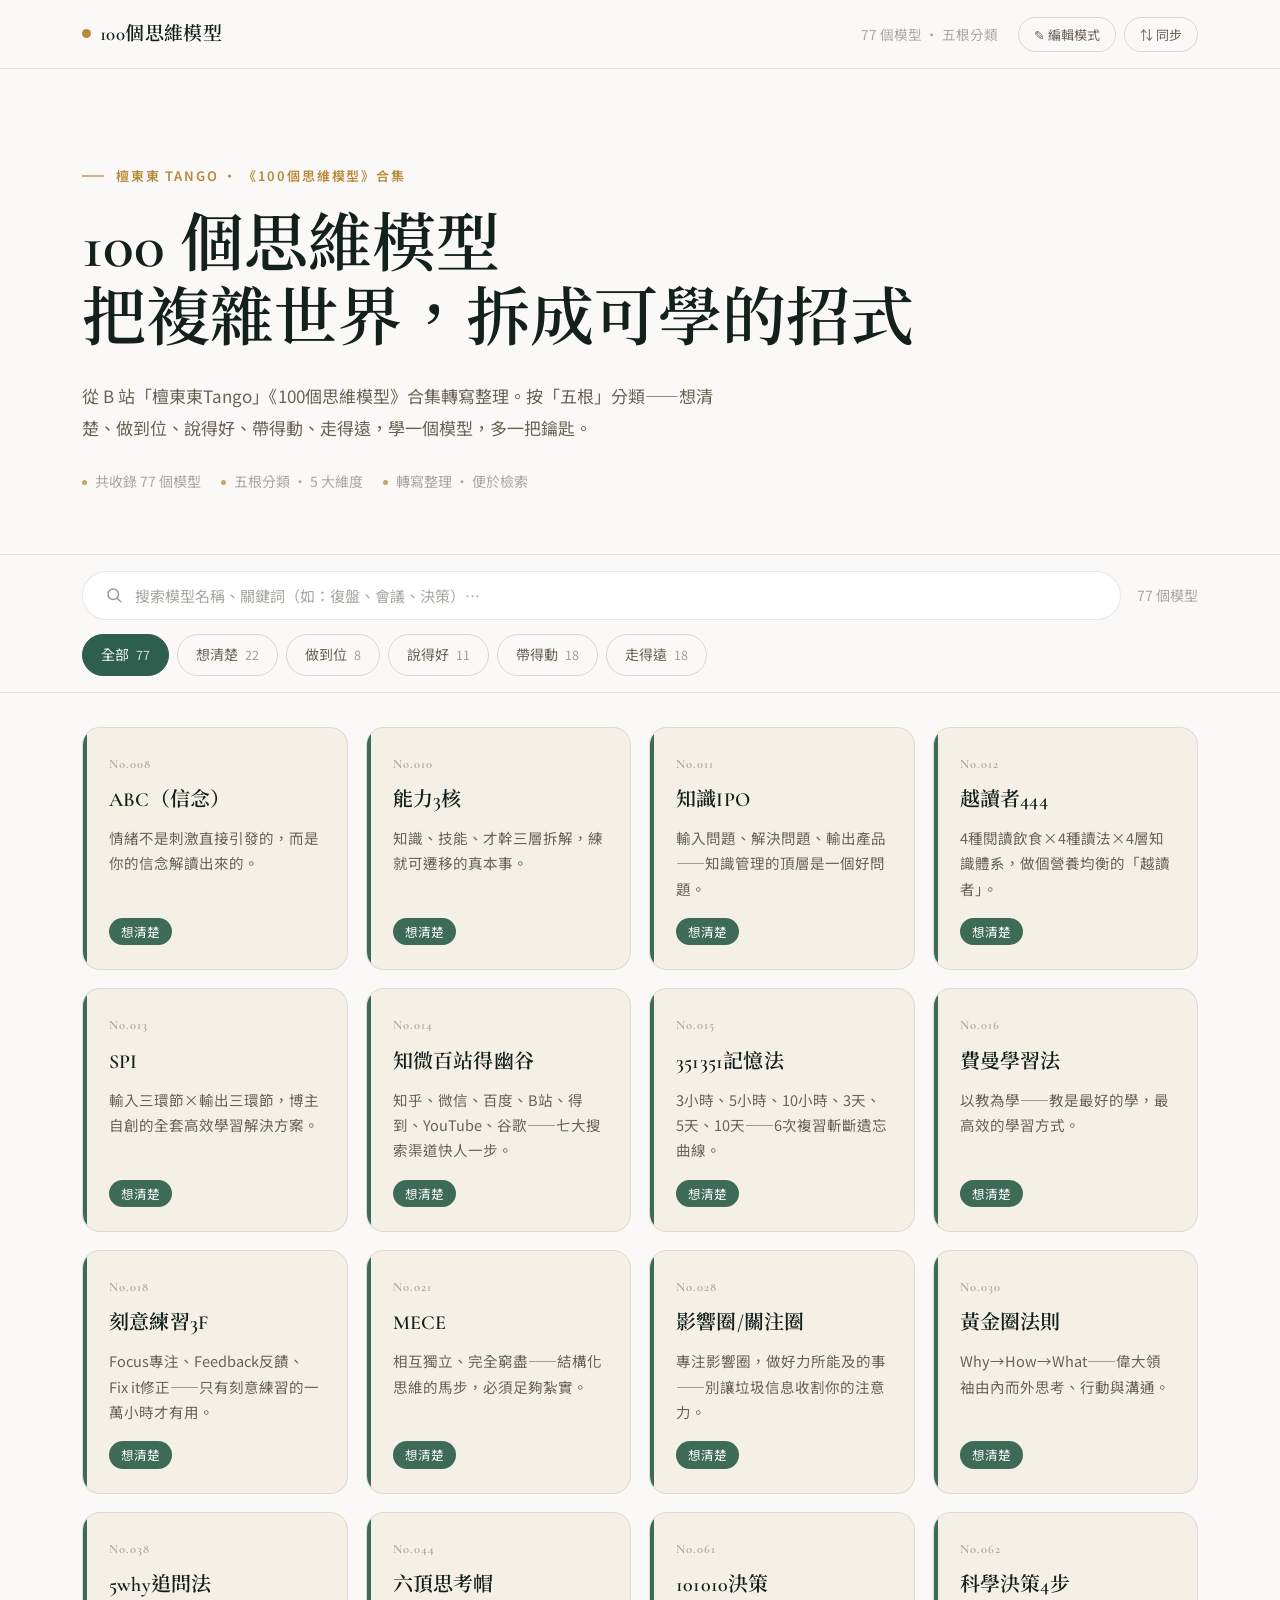
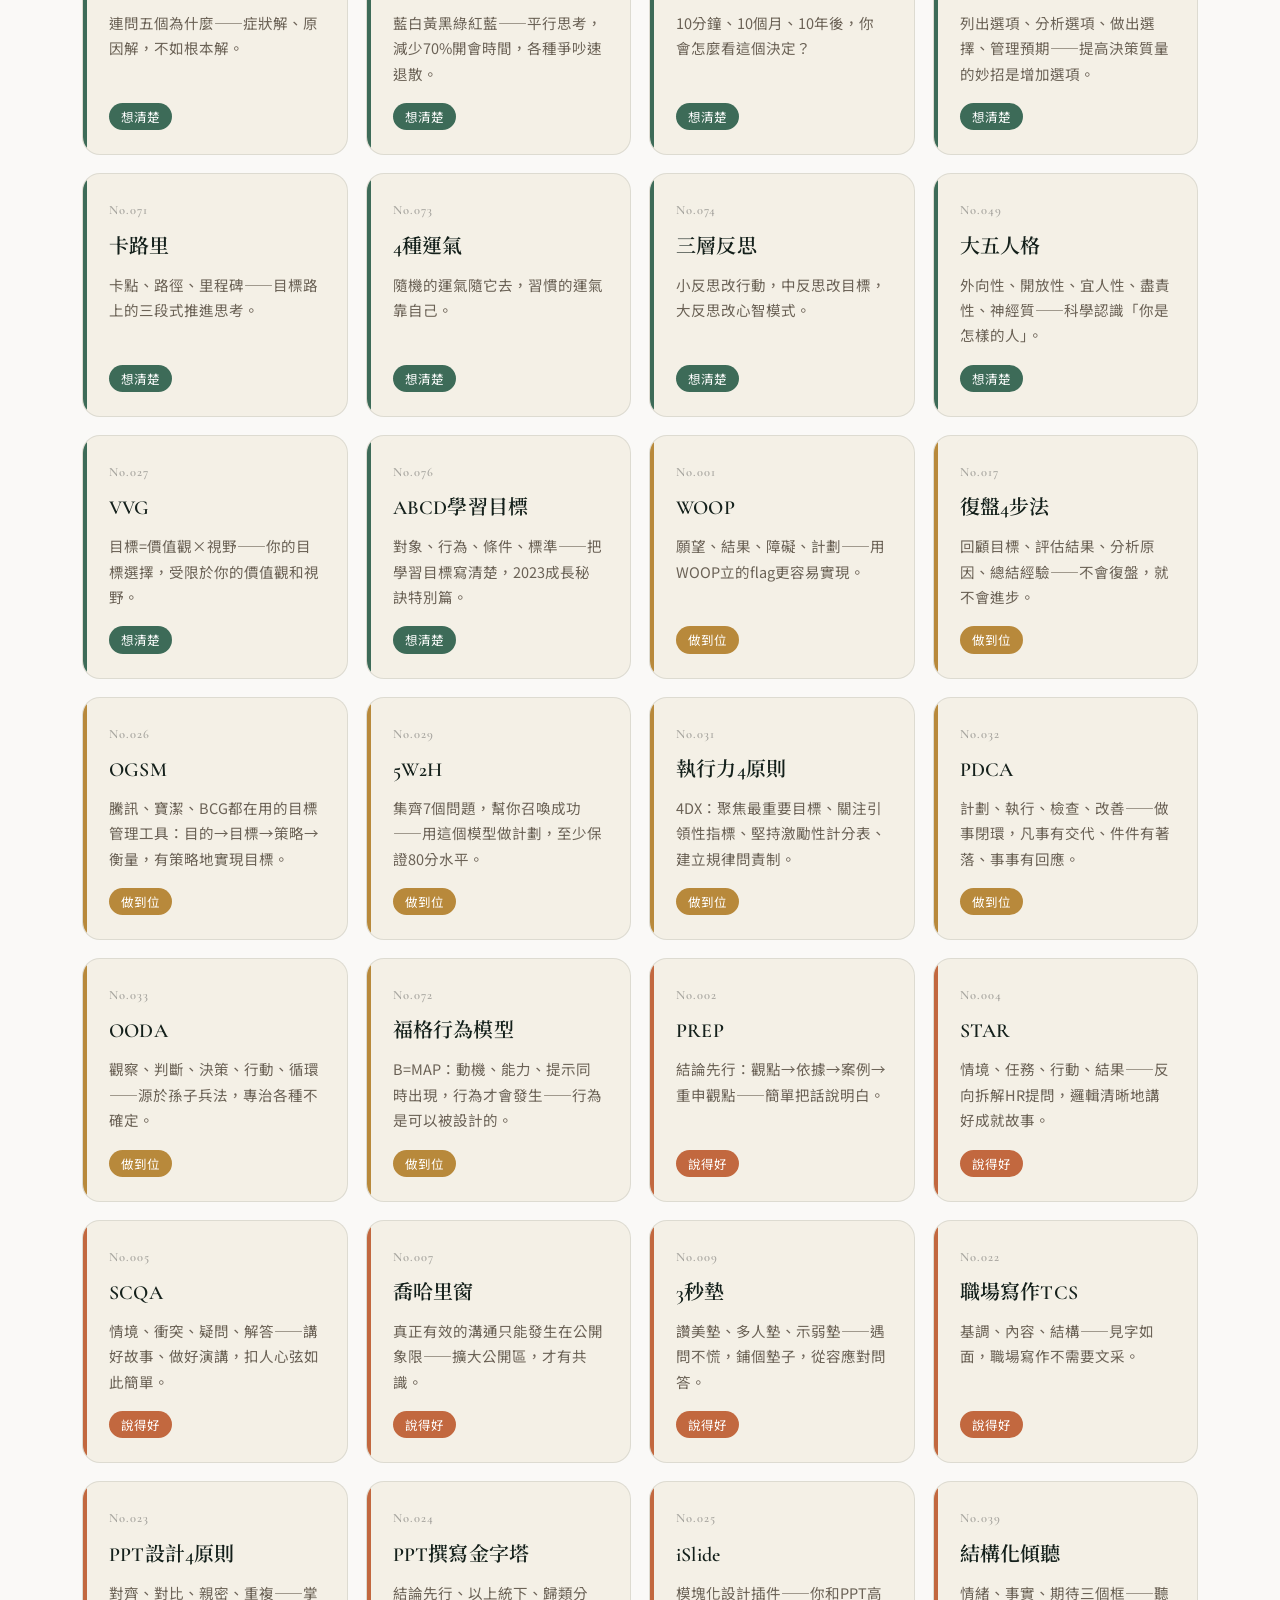
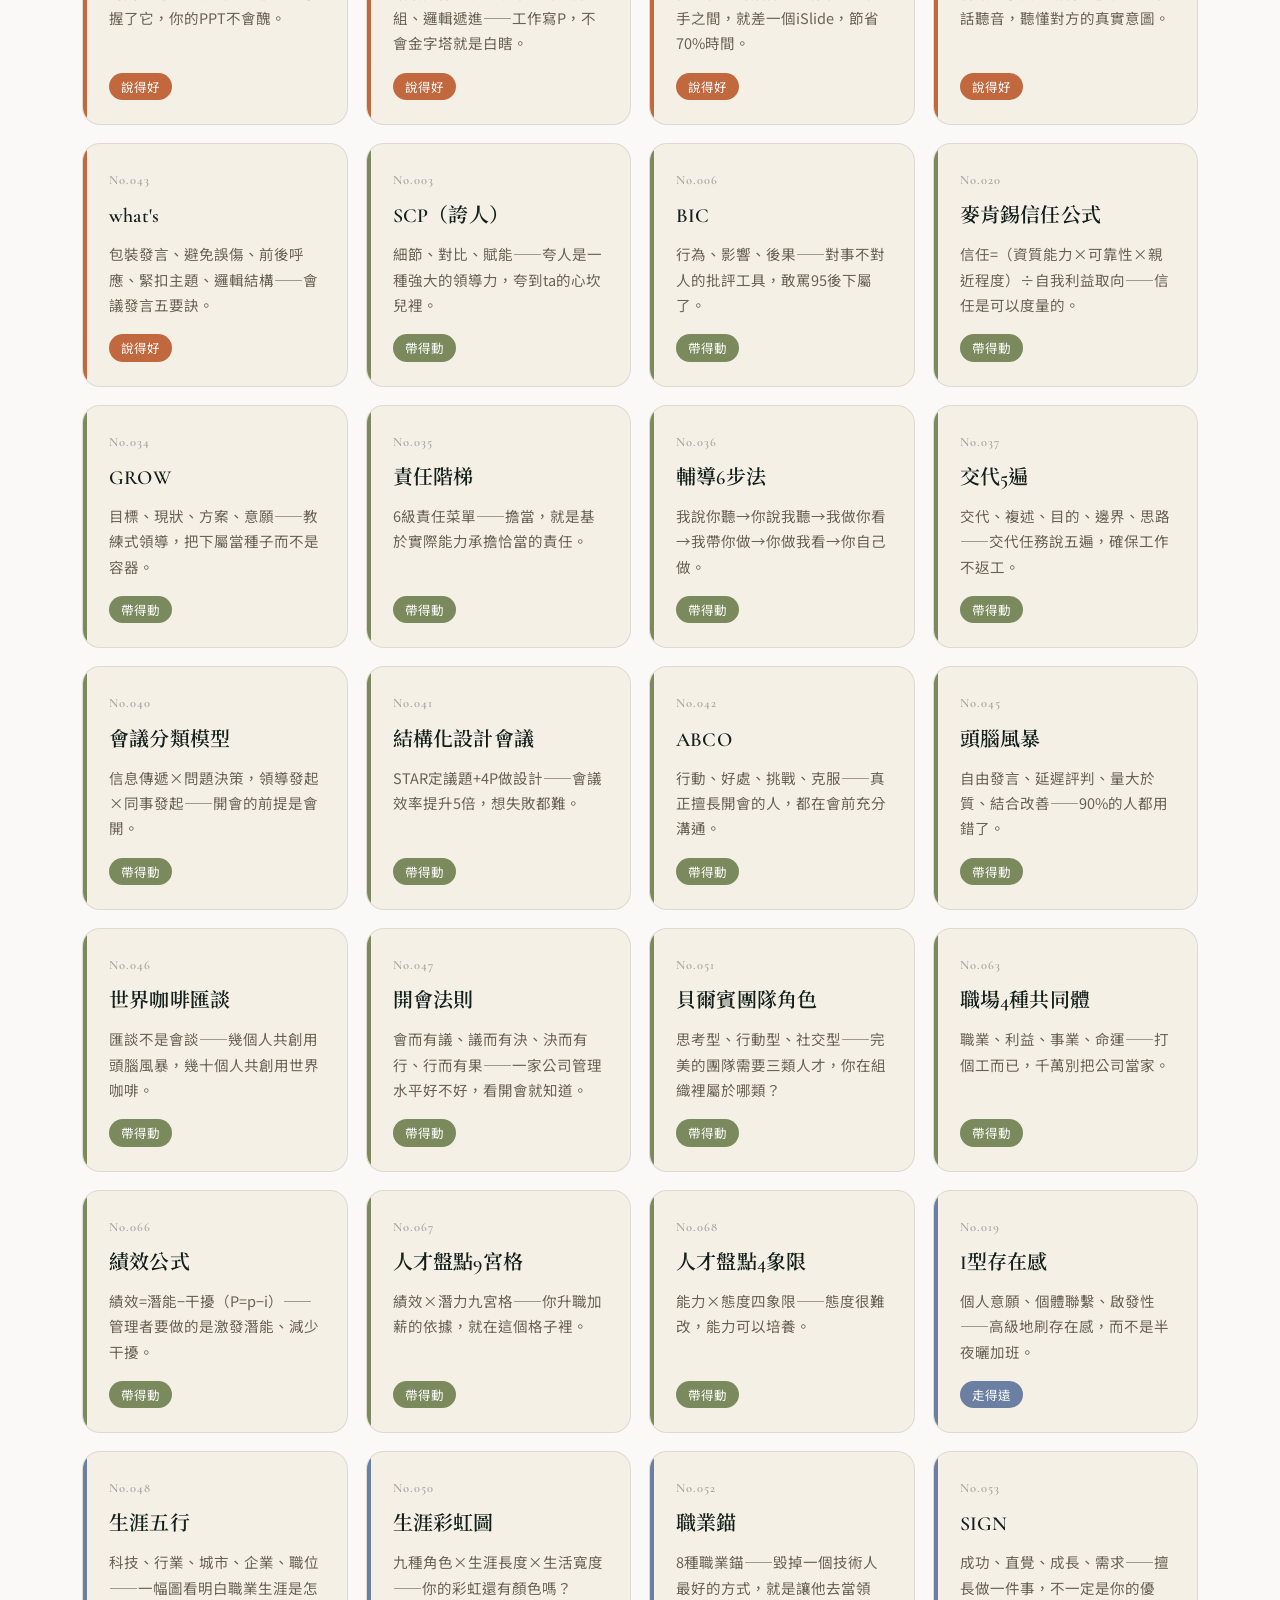
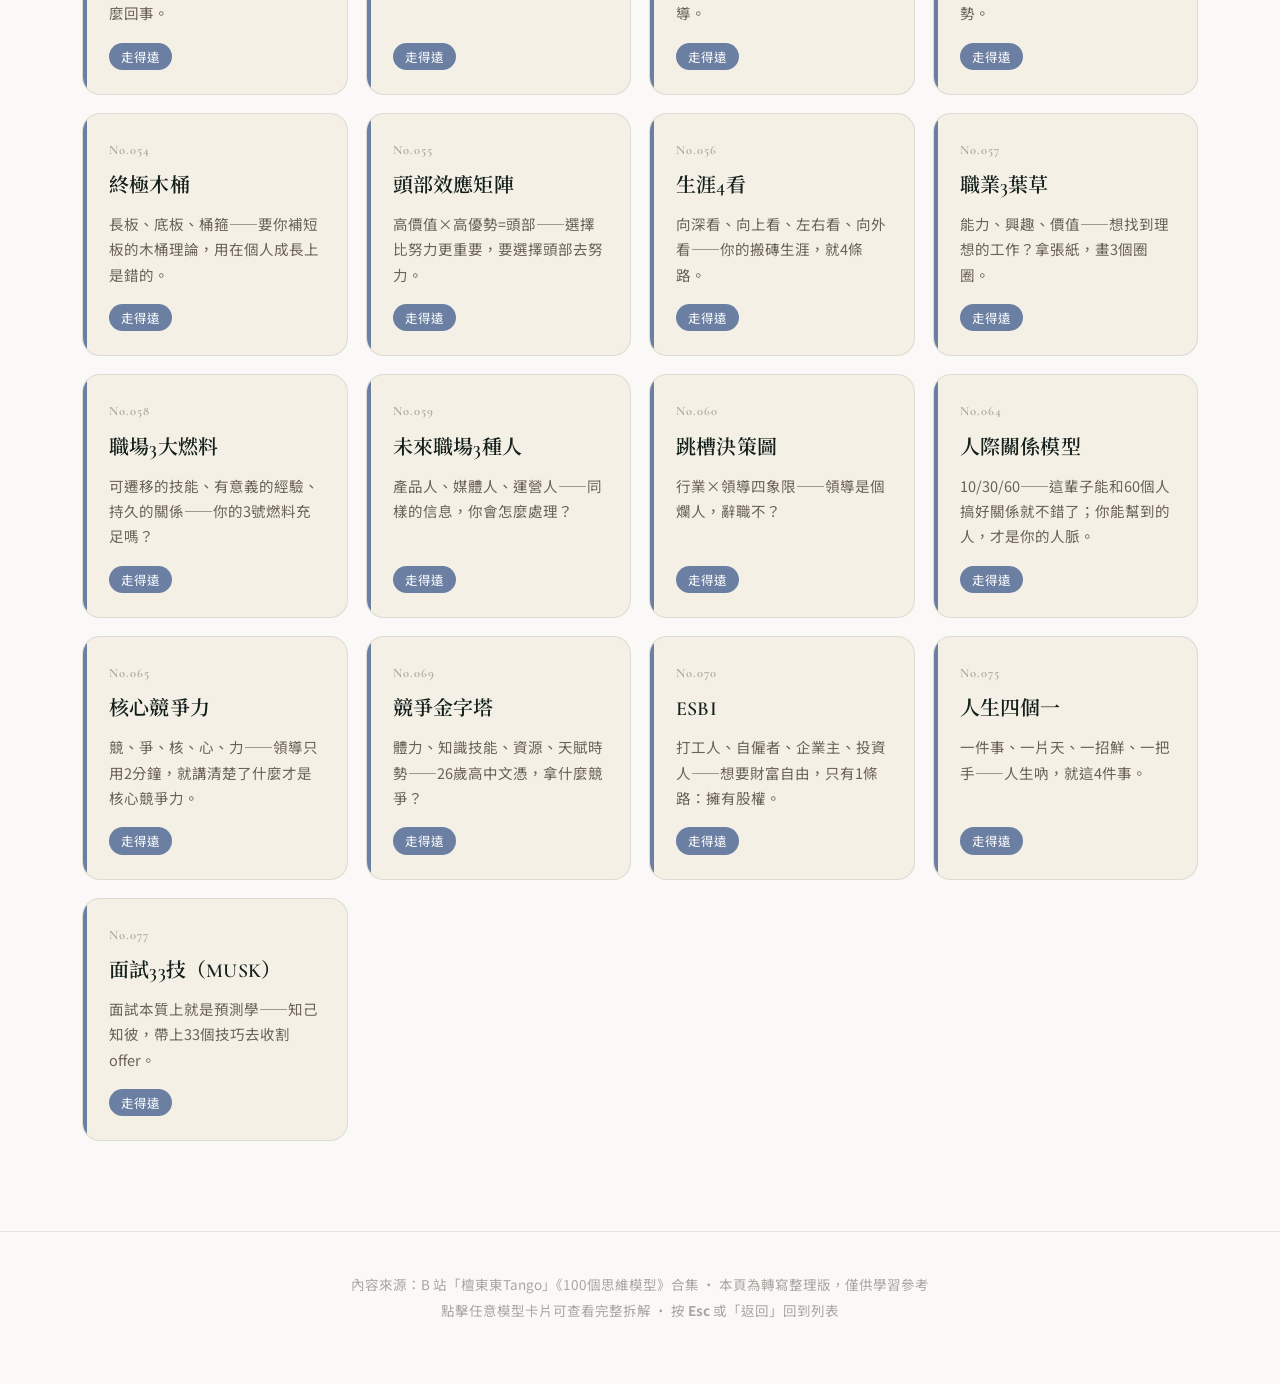
<file: index.html>
<!DOCTYPE html>
<html lang="zh-Hant">
<head>
<meta charset="UTF-8">
<meta name="viewport" content="width=device-width, initial-scale=1.0">
<title>100個思維模型 · 檀東東Tango</title>
<link rel="preconnect" href="https://fonts.googleapis.com">
<link rel="preconnect" href="https://fonts.gstatic.com" crossorigin>
<link href="https://fonts.googleapis.com/css2?family=Cormorant+Garamond:wght@500;600&family=Noto+Sans+TC:wght@400;500;700&family=Noto+Serif+TC:wght@400;500;600;700&display=swap" rel="stylesheet">
<style>
:root{
  --cream:#faf9f7; --paper:#f4f0e6; --charcoal:#14201b;
  --ink-soft:#6b6256; --mute:#a8a6a0; --faint:#c9c6bd;
  --forest:#2e5e4e; --forest-deep:#234839; --forest-soft:#3d6b58; --forest-tint:#e7efeb;
  --gold:#b8893b; --gold-soft:#c9a464; --gold-pale:#e8d5a3;
  --line:rgba(20,32,27,.1); --line-strong:rgba(20,32,27,.16);
  --ease:cubic-bezier(0.22,0.61,0.36,1);
  --font-serif:'Cormorant Garamond','Noto Serif TC','Songti TC','STSong',serif;
  --font-ui:'Noto Sans TC',ui-sans-serif,system-ui,-apple-system,'PingFang TC','Microsoft JhengHei',sans-serif;
  --radius-card:18px; --radius-pill:9999px; --radius-badge:4px;
  --fs-h1:clamp(2.5rem,6vw,4rem); --fs-h2:clamp(1.9rem,4vw,2.6rem); --fs-h3:clamp(1.15rem,2vw,1.45rem);
}
*{margin:0;padding:0;box-sizing:border-box}
html{scroll-behavior:smooth}
body{background:var(--cream);color:var(--charcoal);font-family:var(--font-ui);line-height:1.7;font-weight:400;-webkit-font-smoothing:antialiased;font-size:clamp(1rem,1.05vw,1.0625rem)}
::selection{background:rgba(184,137,59,.28)}
.wrap{max-width:1180px;margin:0 auto;padding:0 32px}
@media(max-width:720px){.wrap{padding:0 20px}}

/* ===== 导航 ===== */
nav{background:rgba(250,249,247,.82);backdrop-filter:blur(12px);border-bottom:1px solid var(--line);position:sticky;top:0;z-index:150}
nav .wrap{display:flex;align-items:center;height:68px;gap:20px}
.brand{display:flex;align-items:center;gap:9px;color:var(--charcoal);text-decoration:none;font-family:var(--font-serif);font-size:19px;font-weight:600;letter-spacing:.02em}
.brand .dot{width:9px;height:9px;border-radius:50%;background:var(--gold);display:inline-block}
.nav-meta{margin-left:auto;font-size:13.5px;color:var(--mute)}

/* ===== Hero ===== */
.hero{padding:clamp(52px,8vw,96px) 0 clamp(34px,5vw,60px)}
.eyebrow{font-size:.8125rem;color:var(--gold);margin-bottom:22px;display:flex;align-items:center;gap:12px;letter-spacing:.14em;font-weight:600;text-transform:uppercase}
.eyebrow::before{content:"";width:22px;height:1.5px;background:currentColor;opacity:.65}
.hero h1{font-size:var(--fs-h1);font-weight:600;line-height:1.16;letter-spacing:0;color:var(--charcoal);font-family:var(--font-serif)}
.hero .sub{margin-top:22px;font-size:17px;color:var(--ink-soft);max-width:640px;line-height:1.9}
.hero-meta{margin-top:26px;display:flex;gap:20px;flex-wrap:wrap;font-size:14px;color:var(--mute)}
.hero-meta span{display:inline-flex;align-items:center;gap:8px}
.hero-meta span::before{content:"";width:5px;height:5px;border-radius:50%;background:var(--gold-soft)}

/* ===== 工具条：搜索 + 分类标签 ===== */
.toolbar{position:sticky;top:68px;z-index:120;background:rgba(250,249,247,.9);backdrop-filter:blur(10px);border-top:1px solid var(--line);border-bottom:1px solid var(--line);padding:16px 0}
.toolbar .wrap{display:flex;flex-direction:column;gap:14px}
.search-row{display:flex;gap:16px;align-items:center}
.search-box{flex:1;display:flex;align-items:center;gap:12px;background:#fff;border:1px solid var(--line);border-radius:var(--radius-pill);padding:13px 22px;transition:border-color .25s var(--ease)}
.search-box:focus-within{border-color:var(--gold)}
.search-box svg{flex:none;opacity:.45}
.search-box input{flex:1;background:none;border:none;outline:none;color:var(--charcoal);font-size:15px;font-family:var(--font-ui)}
.search-box input::placeholder{color:var(--mute)}
.result-count{font-size:14px;color:var(--mute);white-space:nowrap}
.tabs{display:flex;gap:8px;flex-wrap:wrap}
.tab{font-size:14px;color:var(--ink-soft);background:transparent;border:1px solid var(--line-strong);border-radius:var(--radius-pill);padding:8px 18px;cursor:pointer;transition:.25s var(--ease);font-family:var(--font-ui);white-space:nowrap;display:inline-flex;align-items:center;gap:7px}
.tab small{opacity:.6;font-size:12.5px}
.tab:hover{color:var(--forest);border-color:var(--forest)}
.tab.on{background:var(--forest);color:#f7f5f0;border-color:var(--forest)}
.tab.on small{opacity:.85}

/* ===== 分类简介 ===== */
.cat-intro{margin:34px 0 6px;display:none}
.cat-intro.show{display:block;animation:fade .4s var(--ease)}
.cat-intro .ci-head{display:flex;align-items:center;gap:12px}
.cat-intro .ci-bar{width:5px;height:30px;border-radius:3px;background:var(--cc,var(--forest))}
.cat-intro h2{font-size:var(--fs-h2);font-weight:600;color:var(--charcoal);font-family:var(--font-serif);line-height:1.2}
.cat-intro p{color:var(--ink-soft);font-size:15px;margin-top:10px;max-width:720px;line-height:1.85}
@keyframes fade{from{opacity:0;transform:translateY(6px)}to{opacity:1;transform:none}}

/* ===== 卡片网格 ===== */
.grid{display:grid;grid-template-columns:repeat(auto-fill,minmax(265px,1fr));gap:18px;padding:34px 0 90px}
.card{background:var(--paper);border:1px solid var(--line);border-radius:var(--radius-card);padding:26px 26px 24px;cursor:pointer;transition:border-color .25s var(--ease),transform .25s var(--ease),box-shadow .25s var(--ease);display:flex;flex-direction:column;gap:11px;position:relative;overflow:hidden}
.card::before{content:"";position:absolute;left:0;top:0;bottom:0;width:4px;background:var(--cc,var(--forest))}
.card:hover{border-color:var(--gold-soft);transform:translateY(-3px);box-shadow:0 14px 30px rgba(20,32,27,.08)}
.card .no{font-size:12.5px;color:var(--mute);letter-spacing:1px;font-family:var(--font-serif);font-weight:600}
.card h3{font-size:20px;font-weight:600;line-height:1.4;color:var(--charcoal);font-family:var(--font-serif);letter-spacing:.01em}
.card .tag{font-size:14.5px;color:var(--ink-soft);line-height:1.75;display:-webkit-box;-webkit-line-clamp:3;-webkit-box-orient:vertical;overflow:hidden}
.card .chips{display:flex;flex-wrap:wrap;gap:7px;margin-top:auto;padding-top:6px}
.chip{font-size:12.5px;border-radius:var(--radius-pill);padding:3px 12px;color:#fff;background:var(--cc,var(--forest));white-space:nowrap}
.empty{grid-column:1/-1;text-align:center;color:var(--mute);padding:70px 0;font-size:15px}

/* ===== 详情（页内全屏，非弹窗） ===== */
.detail{position:fixed;inset:0;z-index:200;background:var(--cream);overflow-y:auto;display:none}
.detail.open{display:block;animation:fade .3s var(--ease)}
.detail-bar{position:sticky;top:0;z-index:10;background:rgba(250,249,247,.92);backdrop-filter:blur(12px);border-bottom:1px solid var(--line)}
.detail-bar .wrap{display:flex;align-items:center;height:66px;gap:18px}
.back-btn{display:flex;align-items:center;gap:8px;background:transparent;border:1px solid var(--line-strong);color:var(--charcoal);border-radius:var(--radius-pill);padding:10px 20px;font-size:14px;cursor:pointer;font-family:var(--font-ui);transition:.25s var(--ease)}
.back-btn:hover{border-color:var(--forest);color:var(--forest)}
.detail-bar .crumb{font-size:14px;color:var(--mute);letter-spacing:.04em}
.detail-body{padding:clamp(40px,6vw,72px) 24px 120px;max-width:740px;margin:0 auto}
.d-top{display:flex;align-items:center;gap:10px;font-size:14px;color:var(--mute);margin-bottom:18px;flex-wrap:wrap}
.d-top .no{color:var(--ink-soft);font-family:var(--font-serif);font-weight:600}
.d-top .cat{background:var(--paper);color:var(--ink-soft);border-radius:var(--radius-badge);padding:3px 12px;font-size:13px}
.d-title{font-size:var(--fs-h1);font-weight:600;line-height:1.18;letter-spacing:0;color:var(--charcoal);font-family:var(--font-serif);margin-bottom:14px}
.d-tag{font-size:17px;color:var(--ink-soft);line-height:1.8;max-width:680px;margin-bottom:40px}
.d-sec{margin-bottom:40px}
.d-sec h4{font-size:.8125rem;color:var(--gold);margin-bottom:16px;font-weight:600;letter-spacing:.14em;text-transform:uppercase;display:flex;align-items:center;gap:10px}
.d-sec h4::before{content:"";width:8px;height:8px;border-radius:2px;background:var(--cc,var(--gold))}
.d-core{font-size:19px;line-height:1.9;color:var(--charcoal);max-width:680px;font-family:var(--font-serif);font-weight:500}
.d-pts{list-style:none;display:flex;flex-direction:column;gap:13px;max-width:680px}
.d-pts li{font-size:16.5px;color:var(--charcoal);padding-left:28px;position:relative;line-height:1.85}
.d-pts li::before{content:"";position:absolute;left:4px;top:11px;width:9px;height:9px;border-radius:3px;background:var(--cc,var(--gold))}
.d-text{font-size:16px;color:var(--charcoal);line-height:1.95;max-width:680px}
.d-box{background:var(--paper);border:1px solid var(--line);border-radius:var(--radius-card);padding:22px 26px}
.d-box p{font-size:16px;color:var(--charcoal);line-height:1.95;max-width:680px}
.rel-chips{display:flex;flex-wrap:wrap;gap:9px}
.rel-chip{border:1px solid var(--line-strong);border-radius:var(--radius-pill);padding:6px 16px;font-size:14px;cursor:pointer;color:var(--ink-soft);transition:.2s var(--ease);background:var(--cream)}
.rel-chip:hover{border-color:var(--cc,var(--forest));color:var(--cc,var(--forest));background:var(--forest-tint)}
.rel-chip.off{opacity:.45;cursor:default}
.rel-chip.off:hover{border-color:var(--line-strong);color:var(--ink-soft);background:var(--cream)}
.d-foot{border-top:1px dashed var(--line-strong);padding-top:22px;margin-top:8px;font-size:14.5px;color:var(--ink-soft)}
.d-foot a{color:var(--forest);text-decoration:none;font-weight:500}
.d-foot a:hover{text-decoration:underline}
.d-next{margin-top:46px;padding-top:26px;border-top:1px solid var(--line);display:flex;align-items:center;justify-content:space-between;gap:16px;flex-wrap:wrap}
.d-next a{color:var(--forest);text-decoration:none;font-family:var(--font-serif);font-size:17px;font-weight:600}
.d-next a:hover{color:var(--forest-deep)}
.d-next .lbl{font-size:12.5px;color:var(--mute);letter-spacing:.1em;text-transform:uppercase}

footer{border-top:1px solid var(--line);padding:40px 0 60px;text-align:center;color:var(--mute);font-size:13.5px;line-height:1.9}
footer a{color:var(--ink-soft);text-decoration:none}
footer a:hover{color:var(--forest)}

@media(max-width:640px){
  .grid{grid-template-columns:repeat(auto-fill,minmax(150px,1fr));gap:13px}
  .card{padding:20px 18px}
  .card h3{font-size:18px}
  .search-row{flex-direction:column;align-items:stretch}
  .result-count{text-align:center}
  .detail-body{padding:36px 20px 90px}
  .d-core{font-size:17.5px}
}

/* ===== 编辑 / 同步 UI（纸墨风） ===== */
.nav-actions{display:flex;align-items:center;gap:8px}
.mini-btn{position:relative;font-family:var(--font-ui);font-size:13px;color:var(--ink-soft);background:transparent;border:1px solid var(--line-strong);border-radius:var(--radius-pill);padding:7px 15px;cursor:pointer;transition:.22s var(--ease);white-space:nowrap}
.mini-btn:hover{border-color:var(--forest);color:var(--forest)}
.mini-btn.on{background:var(--forest);border-color:var(--forest);color:#f7f5f0}
.mini-btn .dot-dirty{position:absolute;top:-3px;right:-3px;width:9px;height:9px;border-radius:50%;background:var(--gold);border:2px solid var(--cream);display:none}
.mini-btn.dirty .dot-dirty{display:block}
@media(max-width:720px){.nav-meta{display:none}.mini-btn{padding:6px 11px;font-size:12.5px}}

/* 编辑模式提示条 */
.edit-hint{display:none;align-items:center;gap:12px;margin:26px 0 -8px;padding:13px 20px;background:var(--forest-tint);border:1px solid rgba(46,94,78,.22);border-left:4px solid var(--forest);border-radius:10px;font-size:14px;color:var(--forest-deep)}
.edit-hint.show{display:flex}
.edit-hint .grow{flex:1}
.new-btn{font-family:var(--font-ui);font-size:13.5px;color:#f7f5f0;background:var(--forest);border:1px solid var(--forest);border-radius:var(--radius-pill);padding:8px 18px;cursor:pointer;transition:.22s var(--ease);white-space:nowrap}
.new-btn:hover{background:var(--forest-deep)}

/* 卡片编辑角标 */
body.editmode .card{cursor:pointer}
body.editmode .card::after{content:"✎";position:absolute;right:14px;top:12px;font-size:14px;color:var(--gold);opacity:.75}

/* ===== 编辑表单 ===== */
.ed-head{display:flex;align-items:baseline;gap:12px;flex-wrap:wrap;margin-bottom:6px}
.ed-head h2{font-family:var(--font-serif);font-size:clamp(1.6rem,3.4vw,2.2rem);font-weight:600;color:var(--charcoal)}
.ed-head .who{font-size:13.5px;color:var(--mute)}
.ed-note{font-size:13.5px;color:var(--ink-soft);margin-bottom:30px;line-height:1.8}
.f{margin-bottom:22px}
.f > label{display:block;font-size:.75rem;color:var(--gold);letter-spacing:.13em;text-transform:uppercase;font-weight:600;margin-bottom:8px}
.f .tipline{font-size:12.5px;color:var(--mute);margin-top:6px;line-height:1.7}
.f input[type=text],.f select,.f textarea{width:100%;background:#fff;border:1px solid var(--line-strong);border-radius:10px;padding:12px 15px;font-family:var(--font-ui);font-size:15px;color:var(--charcoal);line-height:1.8;outline:none;transition:border-color .2s var(--ease)}
.f textarea{resize:vertical;min-height:96px}
.f input[type=text]:focus,.f select:focus,.f textarea:focus{border-color:var(--gold)}
.f.ro input{background:var(--paper);color:var(--ink-soft)}
.frow{display:grid;grid-template-columns:1fr 1fr;gap:16px}
@media(max-width:640px){.frow{grid-template-columns:1fr}}
.ed-actions{display:flex;gap:10px;flex-wrap:wrap;align-items:center;margin-top:34px;padding-top:24px;border-top:1px solid var(--line)}
.btn{font-family:var(--font-ui);font-size:14.5px;background:var(--forest);color:#f7f5f0;border:1px solid var(--forest);border-radius:var(--radius-pill);padding:11px 24px;cursor:pointer;transition:.22s var(--ease)}
.btn:hover{background:var(--forest-deep)}
.btn.ghost{background:transparent;color:var(--ink-soft);border-color:var(--line-strong)}
.btn.ghost:hover{background:transparent;color:var(--forest);border-color:var(--forest)}
.btn.danger{background:transparent;color:#a4543a;border-color:rgba(164,84,58,.4);margin-left:auto}
.btn.danger:hover{background:rgba(164,84,58,.08);color:#8d452f;border-color:#a4543a}
.btn[disabled]{opacity:.5;cursor:not-allowed}

/* ===== 弹窗（仅同步设置用，详情页仍为页内全屏） ===== */
.modal{position:fixed;inset:0;z-index:400;display:none;align-items:flex-start;justify-content:center;padding:6vh 18px;background:rgba(20,32,27,.42);backdrop-filter:blur(3px);overflow-y:auto}
.modal.open{display:flex;animation:fade .22s var(--ease)}
.modal-card{width:100%;max-width:540px;background:var(--cream);border:1px solid var(--line-strong);border-radius:16px;box-shadow:0 24px 60px rgba(20,32,27,.22);overflow:hidden}
.modal-head{display:flex;align-items:center;gap:14px;padding:20px 26px;border-bottom:1px solid var(--line);background:var(--paper)}
.modal-head h3{flex:1;font-family:var(--font-serif);font-size:20px;font-weight:600;color:var(--charcoal)}
.x-btn{background:transparent;border:none;font-size:19px;color:var(--mute);cursor:pointer;line-height:1;padding:4px 6px}
.x-btn:hover{color:var(--charcoal)}
.modal-body{padding:24px 26px 26px}
.modal-body .f{margin-bottom:16px}
.modal-body input[type=text],.modal-body input[type=password]{width:100%;background:#fff;border:1px solid var(--line-strong);border-radius:9px;padding:10px 14px;font-family:var(--font-ui);font-size:14px;color:var(--charcoal);outline:none}
.modal-body input:focus{border-color:var(--gold)}
.chk{display:flex;align-items:flex-start;gap:9px;font-size:13.5px;color:var(--ink-soft);line-height:1.7;margin:4px 0 18px;cursor:pointer}
.chk input{margin-top:4px;accent-color:var(--forest)}
.modal-actions{display:flex;gap:9px;flex-wrap:wrap}
.modal-actions .btn{font-size:14px;padding:10px 20px}
.sync-state{font-size:13px;color:var(--ink-soft);background:var(--paper);border:1px solid var(--line);border-radius:9px;padding:11px 14px;margin-bottom:18px;line-height:1.75}
.sync-state b{color:var(--forest-deep);font-weight:600}
.sync-state .warn{color:#a4543a;font-weight:600}
.log{margin-top:16px;max-height:150px;overflow-y:auto;background:var(--paper);border:1px solid var(--line);border-radius:9px;padding:11px 13px;font-family:ui-monospace,SFMono-Regular,Menlo,monospace;font-size:12px;color:var(--ink-soft);line-height:1.75;white-space:pre-wrap;display:none}
.log.show{display:block}
.hint{font-size:12.5px;color:var(--mute);margin-top:14px;line-height:1.75}

/* ===== toast ===== */
.toast{position:fixed;left:50%;bottom:34px;transform:translate(-50%,16px);z-index:500;background:var(--charcoal);color:#f4f0e6;font-size:14px;padding:12px 22px;border-radius:var(--radius-pill);box-shadow:0 12px 30px rgba(20,32,27,.28);opacity:0;pointer-events:none;transition:.28s var(--ease);max-width:88vw;text-align:center}
.toast.show{opacity:1;transform:translate(-50%,0)}
.toast.err{background:#7e3a26}

</style>
</head>
<body>

<nav>
  <div class="wrap">
    <a class="brand" href="#top"><span class="dot"></span>100個思維模型</a>
    <div class="nav-meta" id="navMeta"></div>
  </div>
</nav>

<header class="hero" id="top">
  <div class="wrap">
    <div class="eyebrow">檀東東 Tango · 《100個思維模型》合集</div>
    <h1>100 個思維模型<br>把複雜世界，拆成可學的招式</h1>
    <p class="sub">從 B 站「檀東東Tango」《100個思維模型》合集轉寫整理。按「五根」分類——想清楚、做到位、說得好、帶得動、走得遠，學一個模型，多一把鑰匙。</p>
    <div class="hero-meta">
      <span id="metaCount">共收錄 — 個模型</span>
      <span>五根分類 · 5 大維度</span>
      <span>轉寫整理 · 便於檢索</span>
    </div>
  </div>
</header>

<div class="toolbar">
  <div class="wrap">
    <div class="search-row">
      <div class="search-box">
        <svg width="18" height="18" viewBox="0 0 24 24" fill="none" stroke="currentColor" stroke-width="2" stroke-linecap="round" stroke-linejoin="round"><circle cx="11" cy="11" r="7"></circle><line x1="21" y1="21" x2="16.65" y2="16.65"></line></svg>
        <input id="q" type="text" placeholder="搜索模型名稱、關鍵詞（如：復盤、會議、決策）…">
      </div>
      <div class="result-count" id="rc"></div>
    </div>
    <div class="tabs" id="tabs"></div>
  </div>
</div>

<main class="wrap" id="home">
  <div class="cat-intro" id="catIntro"></div>
  <div class="grid" id="grid"></div>
</main>

<footer>
  <div class="wrap">
    內容來源：B 站「檀東東Tango」《100個思維模型》合集 · 本頁為轉寫整理版，僅供學習參考<br>
    點擊任意模型卡片可查看完整拆解 · 按 <b>Esc</b> 或「返回」回到列表
  </div>
</footer>

<!-- 详情（页内全屏，非弹窗） -->
<div class="detail" id="detail">
  <div class="detail-bar">
    <div class="wrap">
      <button class="back-btn" onclick="closeDetail()">← 返回列表</button>
      <div class="crumb" id="crumb"></div>
    </div>
  </div>
  <div class="detail-body" id="detailBody"></div>
</div>

<script src="data.js"></script>
<script>
/* 资料来自 data.js（CATS / MODELS），可单独编辑后刷新页面生效 */

/* 五根对应的纸墨风配色（克制、自然） */
const CAT_COLOR = {
  "想清楚":"#3d6b58",
  "做到位":"#b8893b",
  "說得好":"#c2683f",
  "帶得動":"#7a8a5c",
  "走得遠":"#6b7fa3"
};
const cc = c => CAT_COLOR[c] || "#2e5e4e";

const grid = document.getElementById('grid');
const tabsEl = document.getElementById('tabs');
const catIntro = document.getElementById('catIntro');
const qInput = document.getElementById('q');
const rc = document.getElementById('rc');
const detail = document.getElementById('detail');
const detailBody = document.getElementById('detailBody');
const crumb = document.getElementById('crumb');

let curCat = '全部';
const byName = {};
MODELS.forEach(m => { byName[m.name] = m; });
const noMap = {};
MODELS.forEach(m => { noMap[m.no] = m; });

/* 顶部计数 */
document.getElementById('metaCount').textContent = '共收錄 ' + MODELS.length + ' 個模型';
document.getElementById('navMeta').textContent = MODELS.length + ' 個模型 · 五根分類';

/* 分类标签 */
const catNames = ['全部', ...Object.keys(CATS)];
tabsEl.innerHTML = catNames.map(c=>{
  const n = c==='全部' ? MODELS.length : MODELS.filter(m=>m.cat===c).length;
  return `<div class="tab${c==='全部'?' on':''}" data-cat="${c}">${c}<small>${n}</small></div>`;
}).join('');
tabsEl.addEventListener('click', e=>{
  const t = e.target.closest('.tab'); if(!t) return;
  curCat = t.dataset.cat;
  document.querySelectorAll('.tab').forEach(x=>x.classList.toggle('on', x===t));
  render();
});
qInput.addEventListener('input', render);

function esc(s){ return (s==null?'':String(s)).replace(/[&<>"]/g, c=>({'&':'&amp;','<':'&lt;','>':'&gt;','"':'&quot;'}[c])); }

function render(){
  const kw = qInput.value.trim().toLowerCase();
  const list = MODELS.filter(m=>{
    if(curCat!=='全部' && m.cat!==curCat) return false;
    if(!kw) return true;
    return (m.name+m.tag+m.thought+(m.points||[]).join('')+(m.scenes||[]).join('')+(m.explain||'')).toLowerCase().includes(kw);
  });
  // 分类简介
  if(curCat!=='全部' && !kw){
    catIntro.className='cat-intro show';
    catIntro.innerHTML = `<div class="ci-head"><div class="ci-bar" style="background:${cc(curCat)}"></div><h2>${curCat}</h2></div><p>${esc(CATS[curCat].desc)}</p>`;
  } else {
    catIntro.className='cat-intro';
    catIntro.innerHTML='';
  }
  rc.textContent = kw ? `找到 ${list.length} 個結果` : `${list.length} 個模型`;
  if(!list.length){ grid.innerHTML = `<div class="empty">沒有找到匹配的模型，換個關鍵詞試試～</div>`; return; }
  grid.innerHTML = list.map(m=>`
    <div class="card" style="--cc:${cc(m.cat)}" onclick="openDetail('${m.no}')">
      <div class="no">No.${esc(m.no)}</div>
      <h3>${esc(m.name)}</h3>
      <div class="tag">${esc(m.tag)}</div>
      <div class="chips"><span class="chip">${esc(m.cat)}</span></div>
    </div>`).join('');
}

function openDetail(no){
  const m = noMap[no]; if(!m) return;
  const color = cc(m.cat);
  const relHtml = (m.related||[]).map(r=>{
    const t = byName[r] || MODELS.find(x=>x.name.includes(r) || (r&&x.name&&r.includes(x.name)));
    if(t) return `<span class="rel-chip" style="--cc:${cc(t.cat)}" onclick="event.stopPropagation();openDetail('${t.no}')">${esc(r)}</span>`;
    return `<span class="rel-chip off">${esc(r)}</span>`;
  }).join('');
  const pts = (m.points||[]).map(p=>`<li>${esc(p)}</li>`).join('');
  const scs = (m.scenes||[]).map(s=>`<li>${esc(s)}</li>`).join('');
  // 下一个模型（按当前列表顺序）
  const idx = MODELS.findIndex(x=>x.no===m.no);
  const nx = MODELS[(idx+1)%MODELS.length];

  detailBody.innerHTML = `
    <div class="d-top">
      <span class="no">No.${esc(m.no)}</span>
      <span class="cat" style="color:${color}">${esc(m.cat)}</span>
      <span>視頻 BV：${esc(m.bv)}</span>
    </div>
    <h1 class="d-title">${esc(m.name)}</h1>
    <p class="d-tag">${esc(m.tag)}</p>

    <div class="d-sec" style="--cc:${color}">
      <h4>核心思想</h4>
      <div class="d-box"><p>${esc(m.thought)}</p></div>
    </div>

    <div class="d-sec" style="--cc:${color}">
      <h4>關鍵要點</h4>
      <ul class="d-pts">${pts}</ul>
    </div>

    <div class="d-sec" style="--cc:${color}">
      <h4>適用場景</h4>
      <ul class="d-pts">${scs}</ul>
    </div>

    <div class="d-sec" style="--cc:${color}">
      <h4>博主講解</h4>
      <p class="d-text">${esc(m.explain)}</p>
    </div>

    <div class="d-sec" style="--cc:${color}">
      <h4>延伸學習</h4>
      <p class="d-text">${esc(m.extend)}</p>
    </div>

    <div class="d-sec" style="--cc:${color}">
      <h4>實用提醒</h4>
      <div class="d-box"><p>${esc(m.tips)}</p></div>
    </div>

    <div class="d-sec" style="--cc:${color}">
      <h4>同根模型 · ${esc(m.cat)}</h4>
      <div class="rel-chips">${relHtml}</div>
    </div>

    <div class="d-foot">📺 原視頻：<a href="https://www.bilibili.com/video/${esc(m.bv)}" target="_blank" rel="noopener">bilibili.com/video/${esc(m.bv)}</a>（檀東東Tango）</div>

    <div class="d-next">
      <span class="lbl">下一篇</span>
      <a href="javascript:void(0)" onclick="event.preventDefault();openDetail('${nx.no}')">No.${esc(nx.no)} ${esc(nx.name)} →</a>
    </div>
  `;
  crumb.textContent = m.cat + ' · No.' + m.no;
  detail.classList.add('open');
  document.body.style.overflow='hidden';
  detail.scrollTop = 0;
  window.scrollTo(0,0);
}
function closeDetail(){
  detail.classList.remove('open');
  document.body.style.overflow='';
}
document.addEventListener('keydown', e=>{ if(e.key==='Escape' && detail.classList.contains('open')) closeDetail(); });

render();
</script>
<script>
/* ============================================================
   網頁內編輯層：直接在頁面修改內容 → 存本地草稿 → 推送回 GitHub
   資料來源為 data.js 的 CATS / MODELS（同一 global scope，直接原地改寫）
   ============================================================ */
const MM = {
  editMode: false,
  curNo: null,
  LS: { draft:'mm_draft_v1', pushed:'mm_pushed_v1', cfg:'mm_gh_cfg_v1', token:'mm_gh_token_v1' },
  FIELDS: ['no','name','cat','tag','bv','thought','points','scenes','explain','extend','tips','related'],
  HEADER: '// 思维模型数据 · 来源：B站「檀東東Tango」《100個思維模型》合集转写整理\n'
        + '// 修改内容只需编辑此文件并刷新页面，无需改动 handbook。\n'
};
window.MM = MM;

/* ---------- 資料存取（供 console 調試 / 外部程式使用） ---------- */
MM.models = () => MODELS;
MM.cats = () => CATS;
MM.get = no => noMap[no];

/* ---------- 快照 / 序列化 ---------- */
MM.snapshot = () => JSON.stringify({ CATS, MODELS });
MM.serialize = () => MM.HEADER
  + '// 最後更新：' + new Date().toLocaleString('zh-Hant') + '（由網頁編輯器寫入）\n'
  + 'const CATS = ' + JSON.stringify(CATS, null, 2) + ';\n\n'
  + 'const MODELS = ' + JSON.stringify(MODELS, null, 2) + ';\n';

MM.fileSnap = MM.snapshot();               // data.js 載入時的內容
MM.lsGet = k => { try { return JSON.parse(localStorage.getItem(k) || 'null'); } catch(e){ return null; } };
MM.lsSet = (k,v) => { try { localStorage.setItem(k, JSON.stringify(v)); } catch(e){} };

/* ---------- 資料整體替換（草稿載入 / 遠端拉取） ---------- */
MM.applyData = (cats, models) => {
  Object.keys(CATS).forEach(k => { delete CATS[k]; });
  Object.keys(cats).forEach(k => { CATS[k] = cats[k]; });
  MODELS.length = 0;
  models.forEach(m => MODELS.push(m));
  MM.reindex(); MM.rebuildTabs(); MM.refreshMeta(); render();
};

MM.reindex = () => {
  Object.keys(byName).forEach(k => { delete byName[k]; });
  Object.keys(noMap).forEach(k => { delete noMap[k]; });
  MODELS.forEach(m => { byName[m.name] = m; noMap[m.no] = m; });
};
MM.rebuildTabs = () => {
  const names = ['全部', ...Object.keys(CATS)];
  if (!names.includes(curCat)) curCat = '全部';
  tabsEl.innerHTML = names.map(c => {
    const n = c === '全部' ? MODELS.length : MODELS.filter(m => m.cat === c).length;
    return `<div class="tab${c === curCat ? ' on' : ''}" data-cat="${c}">${c}<small>${n}</small></div>`;
  }).join('');
};
MM.refreshMeta = () => {
  document.getElementById('metaCount').textContent = '共收錄 ' + MODELS.length + ' 個模型';
  document.getElementById('navMeta').textContent = MODELS.length + ' 個模型 · 五根分類';
};

/* ---------- 草稿 / 未推送狀態 ---------- */
MM.persistDraft = () => {
  const snap = MM.snapshot();
  if (snap === MM.fileSnap) localStorage.removeItem(MM.LS.draft);
  else MM.lsSet(MM.LS.draft, { snap, at: Date.now() });
  MM.updateDirty();
};
MM.isDirty = () => {
  const pushed = MM.lsGet(MM.LS.pushed);
  return MM.snapshot() !== (pushed && pushed.snap ? pushed.snap : MM.fileSnap);
};
MM.updateDirty = () => {
  const d = MM.isDirty();
  const b = document.getElementById('syncBtn');
  b.classList.toggle('dirty', d);
  b.title = d ? '有未推送到 GitHub 的修改' : '內容與最近一次同步一致';
};

/* ---------- toast ---------- */
MM.toast = (msg, err) => {
  const t = document.getElementById('toast');
  t.textContent = msg;
  t.className = 'toast show' + (err ? ' err' : '');
  clearTimeout(MM._tt);
  MM._tt = setTimeout(() => { t.className = 'toast'; }, err ? 4200 : 2400);
};

/* ---------- 編輯模式開關 ---------- */
MM.setEditMode = on => {
  MM.editMode = on;
  document.body.classList.toggle('editmode', on);
  document.getElementById('editToggle').classList.toggle('on', on);
  document.getElementById('editHint').className = 'edit-hint' + (on ? ' show' : '');
  document.getElementById('editThis').style.display = (on && MM.curNo) ? '' : 'none';
  MM.lsSet('mm_editmode', on);
};

/* ---------- 詳情頁：讀取模式包一層，記住當前模型 ---------- */
const _openDetail = window.openDetail;
window.openDetail = function(no){
  MM.curNo = no;
  _openDetail(no);
  document.getElementById('editThis').style.display = MM.editMode ? '' : 'none';
};
const _closeDetail = window.closeDetail;
window.closeDetail = function(){
  MM.curNo = null;
  document.getElementById('editThis').style.display = 'none';
  _closeDetail();
};

/* ---------- 編輯表單 ---------- */
const lines = v => (Array.isArray(v) ? v : []).join('\n');
const toList = s => s.split('\n').map(x => x.trim()).filter(Boolean);
const nextNo = () => {
  const max = MODELS.reduce((a,m) => Math.max(a, parseInt(m.no,10) || 0), 0);
  return String(max + 1).padStart(3,'0');
};

MM.startEdit = function(no){
  const isNew = no === '__new__';
  const m = isNew
    ? { no: nextNo(), name:'', cat:Object.keys(CATS)[0], tag:'', bv:'', thought:'',
        points:[], scenes:[], explain:'', extend:'', tips:'', related:[] }
    : noMap[no];
  if (!m) return;
  const color = cc(m.cat);
  const catOpts = Object.keys(CATS).map(c =>
    `<option value="${esc(c)}"${c === m.cat ? ' selected' : ''}>${esc(c)}</option>`).join('');

  detailBody.innerHTML = `
    <div class="ed-head" style="--cc:${color}">
      <h2>${isNew ? '新增模型' : '編輯：' + esc(m.name)}</h2>
      <span class="who">${isNew ? '將加入為 No.' + esc(m.no) : 'No.' + esc(m.no)}</span>
    </div>
    <p class="ed-note">直接改下面欄位 → 按「儲存」立即生效並存成本地草稿；要寫回 GitHub 請按右上「⇅ 同步」。<br>清單類欄位（關鍵要點 / 適用場景 / 同根模型）<b>一行一項</b>。</p>

    <div class="frow">
      <div class="f${isNew ? '' : ' ro'}"><label>編號 No.</label>
        <input type="text" id="ed_no" value="${esc(m.no)}"${isNew ? '' : ' readonly'}></div>
      <div class="f"><label>分類（五根）</label><select id="ed_cat">${catOpts}</select></div>
    </div>
    <div class="f"><label>模型名稱</label><input type="text" id="ed_name" value="${esc(m.name)}"></div>
    <div class="f"><label>一句話簡介（卡片上顯示）</label><textarea id="ed_tag" rows="2">${esc(m.tag)}</textarea></div>
    <div class="f"><label>核心思想</label><textarea id="ed_thought" rows="3">${esc(m.thought)}</textarea></div>
    <div class="f"><label>關鍵要點（一行一項）</label><textarea id="ed_points" rows="6">${esc(lines(m.points))}</textarea></div>
    <div class="f"><label>適用場景（一行一項）</label><textarea id="ed_scenes" rows="5">${esc(lines(m.scenes))}</textarea></div>
    <div class="f"><label>博主講解</label><textarea id="ed_explain" rows="6">${esc(m.explain)}</textarea></div>
    <div class="f"><label>延伸學習</label><textarea id="ed_extend" rows="4">${esc(m.extend)}</textarea></div>
    <div class="f"><label>實用提醒</label><textarea id="ed_tips" rows="4">${esc(m.tips)}</textarea></div>
    <div class="f"><label>同根模型（一行一個名稱）</label><textarea id="ed_related" rows="4">${esc(lines(m.related))}</textarea>
      <div class="tipline">名稱與現有模型一致時會自動變成可點擊的跳轉標籤。</div></div>
    <div class="f"><label>Bilibili BV 號</label><input type="text" id="ed_bv" value="${esc(m.bv)}">
      <div class="tipline">例：BV1xx411c7XX，會組成頁尾原視頻連結。</div></div>

    <div class="ed-actions">
      <button class="btn" onclick="MM.saveEdit(${isNew ? 'true' : 'false'})">儲存</button>
      <button class="btn ghost" onclick="MM.cancelEdit('${isNew ? '' : esc(m.no)}')">取消</button>
      ${isNew ? '' : `<button class="btn danger" onclick="MM.delModel('${esc(m.no)}')">刪除此模型</button>`}
    </div>`;
  crumb.textContent = (isNew ? '新增' : '編輯') + ' · ' + (isNew ? '未儲存' : 'No.' + m.no);
  detail.classList.add('open');
  document.body.style.overflow = 'hidden';
  detail.scrollTop = 0;
  document.getElementById('editThis').style.display = 'none';
  MM._editingNew = isNew;
  MM._editingNo = m.no;
};

MM.saveEdit = function(isNew){
  const val = id => document.getElementById('ed_' + id).value;
  const no = val('no').trim(), name = val('name').trim();
  if (!no)   return MM.toast('編號不能空白', true);
  if (!name) return MM.toast('模型名稱不能空白', true);
  if (isNew && noMap[no]) return MM.toast('編號 ' + no + ' 已存在，換一個', true);

  const obj = {
    no, name, cat: val('cat'), tag: val('tag').trim(), bv: val('bv').trim(),
    thought: val('thought').trim(), points: toList(val('points')), scenes: toList(val('scenes')),
    explain: val('explain').trim(), extend: val('extend').trim(), tips: val('tips').trim(),
    related: toList(val('related'))
  };
  if (isNew) MODELS.push(obj);
  else {
    const t = noMap[MM._editingNo];
    const oldName = t.name;
    MM.FIELDS.forEach(f => { t[f] = obj[f]; });
    if (oldName !== obj.name) delete byName[oldName];
  }
  MODELS.sort((a,b) => String(a.no).localeCompare(String(b.no)));
  MM.reindex(); MM.rebuildTabs(); MM.refreshMeta(); render(); MM.persistDraft();
  MM.toast('已儲存「' + name + '」（本地草稿，尚未推送）');
  window.openDetail(no);
};

MM.cancelEdit = function(no){
  if (no && noMap[no]) window.openDetail(no);
  else window.closeDetail();
};

MM.delModel = function(no){
  const m = noMap[no]; if (!m) return;
  if (!confirm('確定刪除 No.' + no + '「' + m.name + '」？\n刪除後仍可按「棄用本地草稿」還原到上次同步的版本。')) return;
  MODELS.splice(MODELS.findIndex(x => x.no === no), 1);
  MM.reindex(); MM.rebuildTabs(); MM.refreshMeta(); render(); MM.persistDraft();
  window.closeDetail();
  MM.toast('已刪除 No.' + no + '（本地草稿）');
};
</script>
<script>
/* ============================================================
   GitHub 同步層：把 data.js 拉下來 / 推回去（Contents API）
   Token 只存本機 localStorage，不會寫進任何檔案
   ============================================================ */
MM.CFG_DEFAULT = { owner:'Lester8-l', repo:'mind-models', branch:'main', path:'data.js',
                   msg:'chore: 更新 data.js（網頁編輯器）', auto:false };
MM.cfg = Object.assign({}, MM.CFG_DEFAULT, MM.lsGet(MM.LS.cfg) || {});
MM.token = () => localStorage.getItem(MM.LS.token) || '';

/* ---------- UI 注入 ---------- */
document.querySelector('nav .wrap').insertAdjacentHTML('beforeend', `
  <div class="nav-actions">
    <button class="mini-btn" id="editToggle" title="開啟後可直接在頁面修改內容">✎ 編輯模式</button>
    <button class="mini-btn" id="syncBtn" title="與 GitHub 同步">⇅ 同步<span class="dot-dirty"></span></button>
  </div>`);

document.getElementById('home').insertAdjacentHTML('afterbegin', `
  <div class="edit-hint" id="editHint">
    <span class="grow">編輯模式已開啟：點任一卡片進入詳情，按左上「✎ 編輯」修改內容；改完在「⇅ 同步」推回 GitHub。</span>
    <button class="new-btn" onclick="MM.startEdit('__new__')">＋ 新增模型</button>
  </div>`);

document.querySelector('.detail-bar .wrap').insertAdjacentHTML('beforeend', `
  <button class="back-btn" id="editThis" style="display:none;margin-left:auto"
          onclick="MM.startEdit(MM.curNo)">✎ 編輯此篇</button>`);

document.body.insertAdjacentHTML('beforeend', `
  <div class="modal" id="syncModal">
    <div class="modal-card">
      <div class="modal-head">
        <h3>同步到 GitHub</h3>
        <button class="x-btn" onclick="MM.closeSync()">✕</button>
      </div>
      <div class="modal-body">
        <div class="sync-state" id="syncState"></div>
        <div class="f"><label>GitHub Token（需 repo 寫入權限）</label>
          <input type="password" id="cfgToken" placeholder="ghp_… 或 github_pat_…" autocomplete="off"></div>
        <div class="frow">
          <div class="f"><label>Owner</label><input type="text" id="cfgOwner"></div>
          <div class="f"><label>Repo</label><input type="text" id="cfgRepo"></div>
        </div>
        <div class="frow">
          <div class="f"><label>Branch</label><input type="text" id="cfgBranch"></div>
          <div class="f"><label>檔案路徑</label><input type="text" id="cfgPath"></div>
        </div>
        <div class="f"><label>Commit 訊息</label><input type="text" id="cfgMsg"></div>
        <label class="chk"><input type="checkbox" id="cfgAuto">
          <span>每次開啟頁面時，自動從 GitHub 拉取最新內容（沒有未推送修改時才會拉）</span></label>
        <div class="modal-actions">
          <button class="btn" onclick="MM.push()">推送到 GitHub</button>
          <button class="btn ghost" onclick="MM.pull(false)">拉取遠端最新</button>
          <button class="btn ghost" onclick="MM.download()">下載 data.js</button>
          <button class="btn danger" onclick="MM.discard()">棄用本地草稿</button>
        </div>
        <pre class="log" id="syncLog"></pre>
        <p class="hint">Token 只保存在這台電腦的瀏覽器（localStorage），不會寫入 data.js、也不會隨頁面上傳。建議用 Fine-grained token 並只授權這個 repo 的 Contents 讀寫。</p>
      </div>
    </div>
  </div>
  <div class="toast" id="toast"></div>`);

/* ---------- 小工具 ---------- */
const b64enc = s => { const by = new TextEncoder().encode(s); let bin=''; by.forEach(b => bin += String.fromCharCode(b)); return btoa(bin); };
const b64dec = s => new TextDecoder().decode(Uint8Array.from(atob(String(s).replace(/\s/g,'')), c => c.charCodeAt(0)));
MM.log = (m, clear) => {
  const el = document.getElementById('syncLog');
  el.classList.add('show');
  el.textContent = (clear ? '' : el.textContent + (el.textContent ? '\n' : '')) + m;
  el.scrollTop = el.scrollHeight;
};
MM.apiUrl = () => `https://api.github.com/repos/${MM.cfg.owner}/${MM.cfg.repo}/contents/`
  + MM.cfg.path.split('/').map(encodeURIComponent).join('/');
MM.headers = () => {
  const h = { 'Accept':'application/vnd.github+json', 'X-GitHub-Api-Version':'2022-11-28' };
  const t = MM.token(); if (t) h.Authorization = 'Bearer ' + t;
  return h;
};
MM.parseDataJs = txt => {
  const o = new Function(txt + '\nreturn { CATS: typeof CATS!=="undefined"?CATS:null, MODELS: typeof MODELS!=="undefined"?MODELS:null };')();
  if (!o.CATS || !Array.isArray(o.MODELS) || !o.MODELS.length) throw new Error('data.js 內容不含有效的 CATS / MODELS');
  return o;
};

/* ---------- 設定面板 ---------- */
MM.openSync = () => {
  const c = MM.cfg;
  document.getElementById('cfgToken').value  = MM.token();
  document.getElementById('cfgOwner').value  = c.owner;
  document.getElementById('cfgRepo').value   = c.repo;
  document.getElementById('cfgBranch').value = c.branch;
  document.getElementById('cfgPath').value   = c.path;
  document.getElementById('cfgMsg').value    = c.msg;
  document.getElementById('cfgAuto').checked = !!c.auto;
  const pushed = MM.lsGet(MM.LS.pushed);
  const dirty = MM.isDirty();
  document.getElementById('syncState').innerHTML =
    `本地共 <b>${MODELS.length}</b> 個模型 · 狀態：` +
    (dirty ? '<span class="warn">有未推送的修改</span>' : '<b>已與最近一次同步一致</b>') +
    (pushed && pushed.at ? `<br>最近同步：${new Date(pushed.at).toLocaleString('zh-Hant')}` : '<br>尚未做過同步');
  document.getElementById('syncLog').className = 'log';
  document.getElementById('syncModal').classList.add('open');
};
MM.closeSync = () => {
  MM.cfg = { owner:v('cfgOwner')||MM.CFG_DEFAULT.owner, repo:v('cfgRepo')||MM.CFG_DEFAULT.repo,
             branch:v('cfgBranch')||'main', path:v('cfgPath')||'data.js',
             msg:v('cfgMsg')||MM.CFG_DEFAULT.msg, auto:document.getElementById('cfgAuto').checked };
  MM.lsSet(MM.LS.cfg, MM.cfg);
  const t = v('cfgToken');
  if (t) localStorage.setItem(MM.LS.token, t); else localStorage.removeItem(MM.LS.token);
  document.getElementById('syncModal').classList.remove('open');
};
function v(id){ return document.getElementById(id).value.trim(); }
MM.saveCfgInline = () => {
  MM.cfg = Object.assign(MM.cfg, { owner:v('cfgOwner'), repo:v('cfgRepo'), branch:v('cfgBranch')||'main',
                                   path:v('cfgPath')||'data.js', msg:v('cfgMsg')||MM.CFG_DEFAULT.msg,
                                   auto:document.getElementById('cfgAuto').checked });
  MM.lsSet(MM.LS.cfg, MM.cfg);
  const t = v('cfgToken');
  if (t) localStorage.setItem(MM.LS.token, t); else localStorage.removeItem(MM.LS.token);
};

/* ---------- 推送 ---------- */
MM.push = async () => {
  MM.saveCfgInline();
  if (!MM.token()) return MM.log('✗ 請先填 GitHub Token（需要 repo Contents 寫入權限）', true);
  const text = MM.serialize();
  try { MM.parseDataJs(text); } catch(e){ return MM.log('✗ 產生的 data.js 無法解析，已中止：' + e.message, true); }
  MM.log('① 讀取遠端 ' + MM.cfg.path + ' 的 sha …', true);
  try{
    let sha = null;
    const g = await fetch(MM.apiUrl() + '?ref=' + encodeURIComponent(MM.cfg.branch), { headers: MM.headers() });
    if (g.status === 200) { sha = (await g.json()).sha; MM.log('   已存在，sha=' + sha.slice(0,10) + '…'); }
    else if (g.status === 404) MM.log('   遠端還沒有這個檔案，將新建');
    else throw new Error('讀取失敗 HTTP ' + g.status + ' ' + ((await g.json().catch(()=>({}))).message || ''));

    MM.log('② 上傳中（' + (text.length/1024).toFixed(1) + ' KB）…');
    const p = await fetch(MM.apiUrl(), {
      method:'PUT', headers: Object.assign({'Content-Type':'application/json'}, MM.headers()),
      body: JSON.stringify({ message: MM.cfg.msg, content: b64enc(text), branch: MM.cfg.branch, sha: sha || undefined })
    });
    const pj = await p.json().catch(()=>({}));
    if (!p.ok) throw new Error('HTTP ' + p.status + ' ' + (pj.message || ''));
    MM.lsSet(MM.LS.pushed, { snap: MM.snapshot(), at: Date.now() });
    MM.updateDirty();
    const c = pj.commit || {};
    MM.log('✓ 推送成功　commit ' + String(c.sha||'').slice(0,7) + '\n   ' + (c.html_url || ''));
    MM.toast('已推送到 GitHub：' + MM.cfg.owner + '/' + MM.cfg.repo);
  }catch(e){
    MM.log('✗ 推送失敗：' + e.message + '\n（常見原因：token 沒有該 repo 的 Contents 寫入權限、branch 名稱不對、路徑不存在）');
    MM.toast('推送失敗：' + e.message, true);
  }
};

/* ---------- 拉取 ---------- */
MM.pull = async silent => {
  MM.saveCfgInline();
  if (!silent && MM.isDirty() && !confirm('本地有未推送的修改，拉取會用遠端內容覆蓋。要繼續嗎？')) return;
  const raw = `https://raw.githubusercontent.com/${MM.cfg.owner}/${MM.cfg.repo}/${MM.cfg.branch}/${MM.cfg.path}?t=` + Date.now();
  if (!silent) MM.log('① 讀取遠端內容 …', true);
  try{
    let text;
    if (MM.token()){
      const r = await fetch(MM.apiUrl() + '?ref=' + encodeURIComponent(MM.cfg.branch), { headers: MM.headers() });
      if (!r.ok) throw new Error('HTTP ' + r.status + ' ' + ((await r.json().catch(()=>({}))).message || ''));
      text = b64dec((await r.json()).content);
    } else {
      /* 無 token：先試 raw，被限流（429）或失敗時改走 Contents API 匿名讀取 */
      let r = await fetch(raw, { cache:'no-store' }).catch(() => null);
      if (r && r.ok) text = await r.text();
      else {
        if (!silent) MM.log('   raw 取檔失敗' + (r ? '（HTTP ' + r.status + '）' : '') + '，改用 GitHub API …');
        const r2 = await fetch(MM.apiUrl() + '?ref=' + encodeURIComponent(MM.cfg.branch), { headers: MM.headers() });
        if (!r2.ok) throw new Error('HTTP ' + r2.status + ' ' + ((await r2.json().catch(()=>({}))).message || '（私有 repo 請填 token）'));
        text = b64dec((await r2.json()).content);
      }
    }
    const o = MM.parseDataJs(text);
    MM.applyData(o.CATS, o.MODELS);
    MM.fileSnap = MM.snapshot();
    localStorage.removeItem(MM.LS.draft);
    MM.lsSet(MM.LS.pushed, { snap: MM.snapshot(), at: Date.now() });
    MM.updateDirty();
    if (!silent){ MM.log('✓ 已載入遠端內容：' + o.MODELS.length + ' 個模型'); MM.toast('已拉取遠端最新內容（' + o.MODELS.length + ' 個模型）'); }
    else console.log('[MM] 自動拉取成功：' + o.MODELS.length + ' 個模型');
  }catch(e){
    if (!silent){ MM.log('✗ 拉取失敗：' + e.message); MM.toast('拉取失敗：' + e.message, true); }
    else console.warn('[MM] 自動拉取失敗：' + e.message);
  }
};

/* ---------- 下載 / 棄用草稿 ---------- */
MM.download = () => {
  const blob = new Blob([MM.serialize()], { type:'text/javascript;charset=utf-8' });
  const a = document.createElement('a');
  a.href = URL.createObjectURL(blob); a.download = 'data.js';
  document.body.appendChild(a); a.click(); a.remove();
  setTimeout(() => URL.revokeObjectURL(a.href), 1500);
  MM.toast('已下載 data.js，覆蓋原檔即可離線生效');
};
MM.discard = () => {
  if (!localStorage.getItem(MM.LS.draft)) return MM.toast('目前沒有本地草稿');
  if (!confirm('棄用本地草稿，回到 data.js 原本的內容？此動作無法復原。')) return;
  localStorage.removeItem(MM.LS.draft);
  localStorage.removeItem(MM.LS.pushed);
  location.reload();
};

/* ---------- 事件綁定 ---------- */
document.getElementById('editToggle').addEventListener('click', () => MM.setEditMode(!MM.editMode));
document.getElementById('syncBtn').addEventListener('click', MM.openSync);
document.getElementById('syncModal').addEventListener('click', e => { if (e.target.id === 'syncModal') MM.closeSync(); });
document.addEventListener('keydown', e => {
  if (e.key === 'Escape' && document.getElementById('syncModal').classList.contains('open')){
    e.stopImmediatePropagation(); MM.closeSync();
  }
}, true);

/* ---------- 啟動：載入草稿 / 還原編輯模式 / 自動拉取 ---------- */
(function init(){
  const draft = MM.lsGet(MM.LS.draft);
  if (draft && draft.snap && draft.snap !== MM.fileSnap){
    try{
      const d = JSON.parse(draft.snap);
      MM.applyData(d.CATS, d.MODELS);
      MM.toast('已載入本地草稿（' + new Date(draft.at).toLocaleString('zh-Hant') + '）');
    }catch(e){ console.warn('草稿載入失敗', e); }
  }
  MM.setEditMode(!!MM.lsGet('mm_editmode'));
  MM.updateDirty();
  if (MM.cfg.auto && !MM.isDirty()) MM.pull(true);
})();
</script>
</body>
</html>
</file>
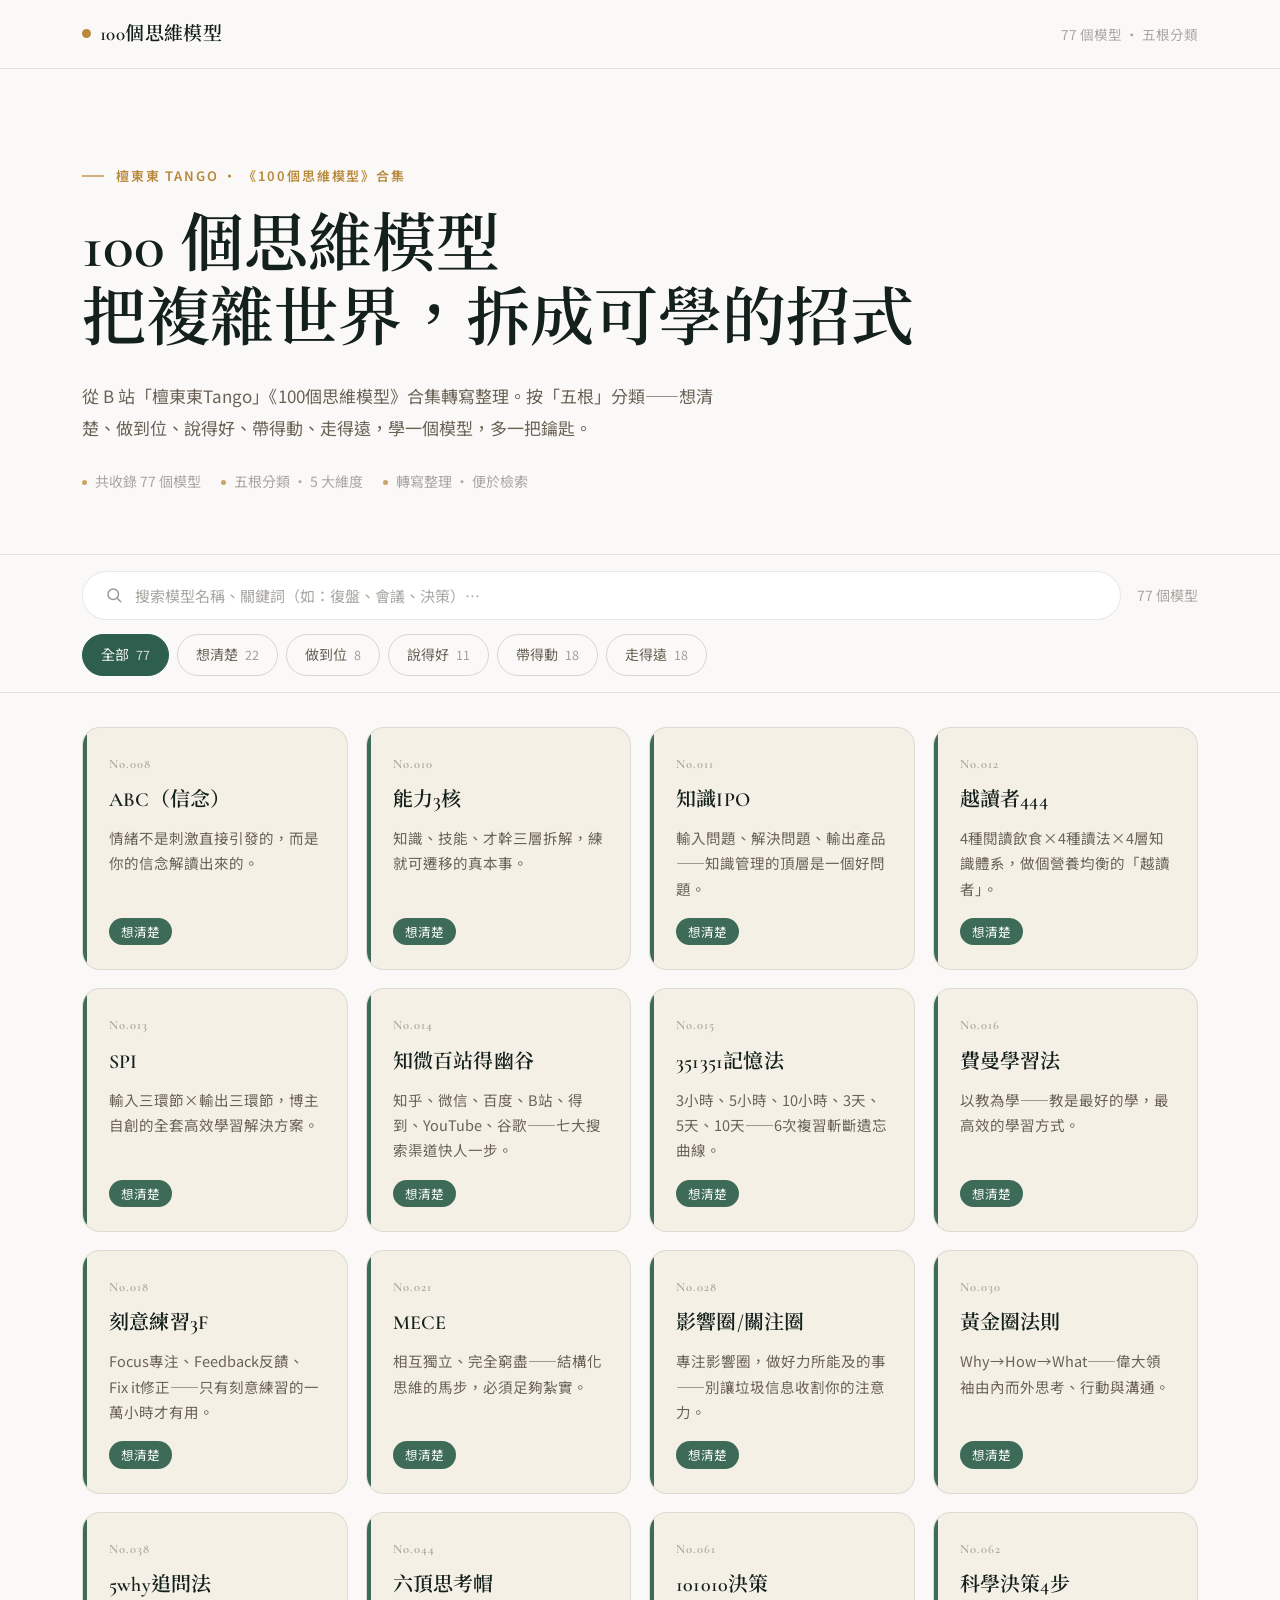
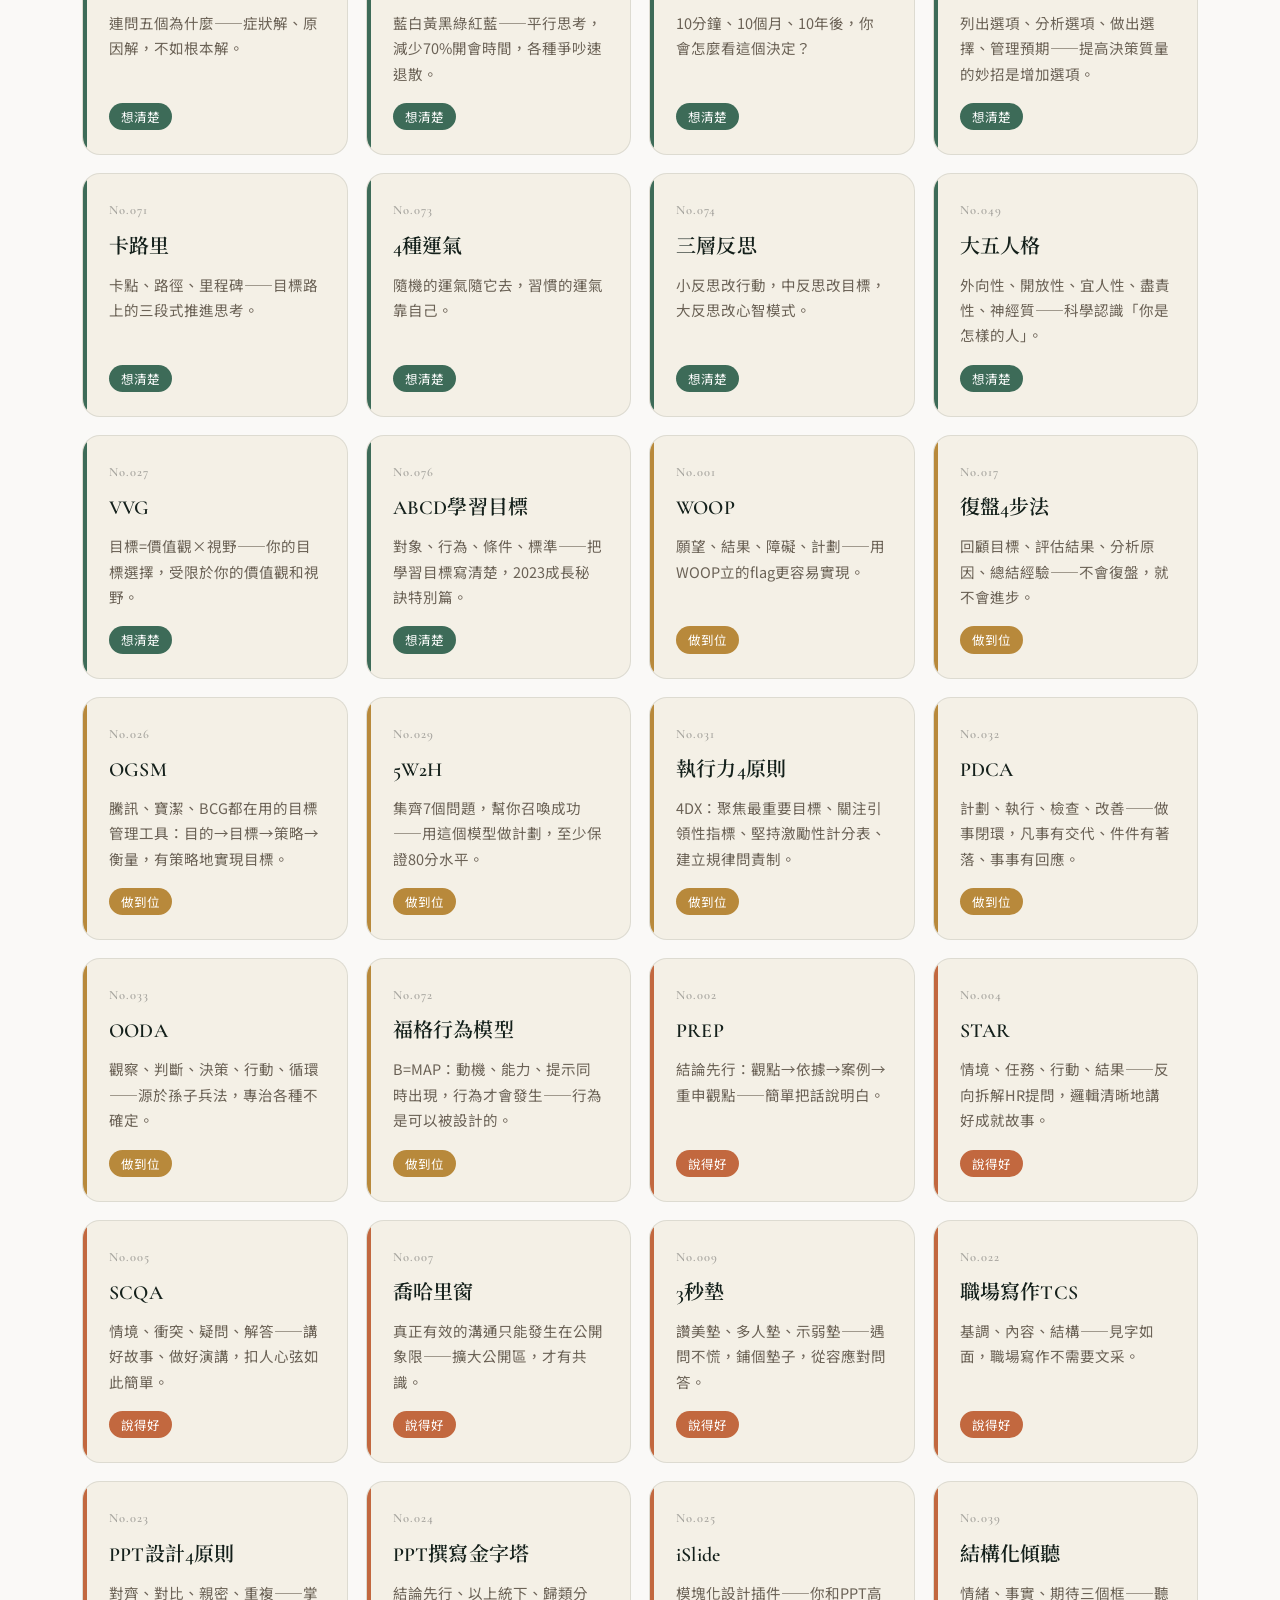
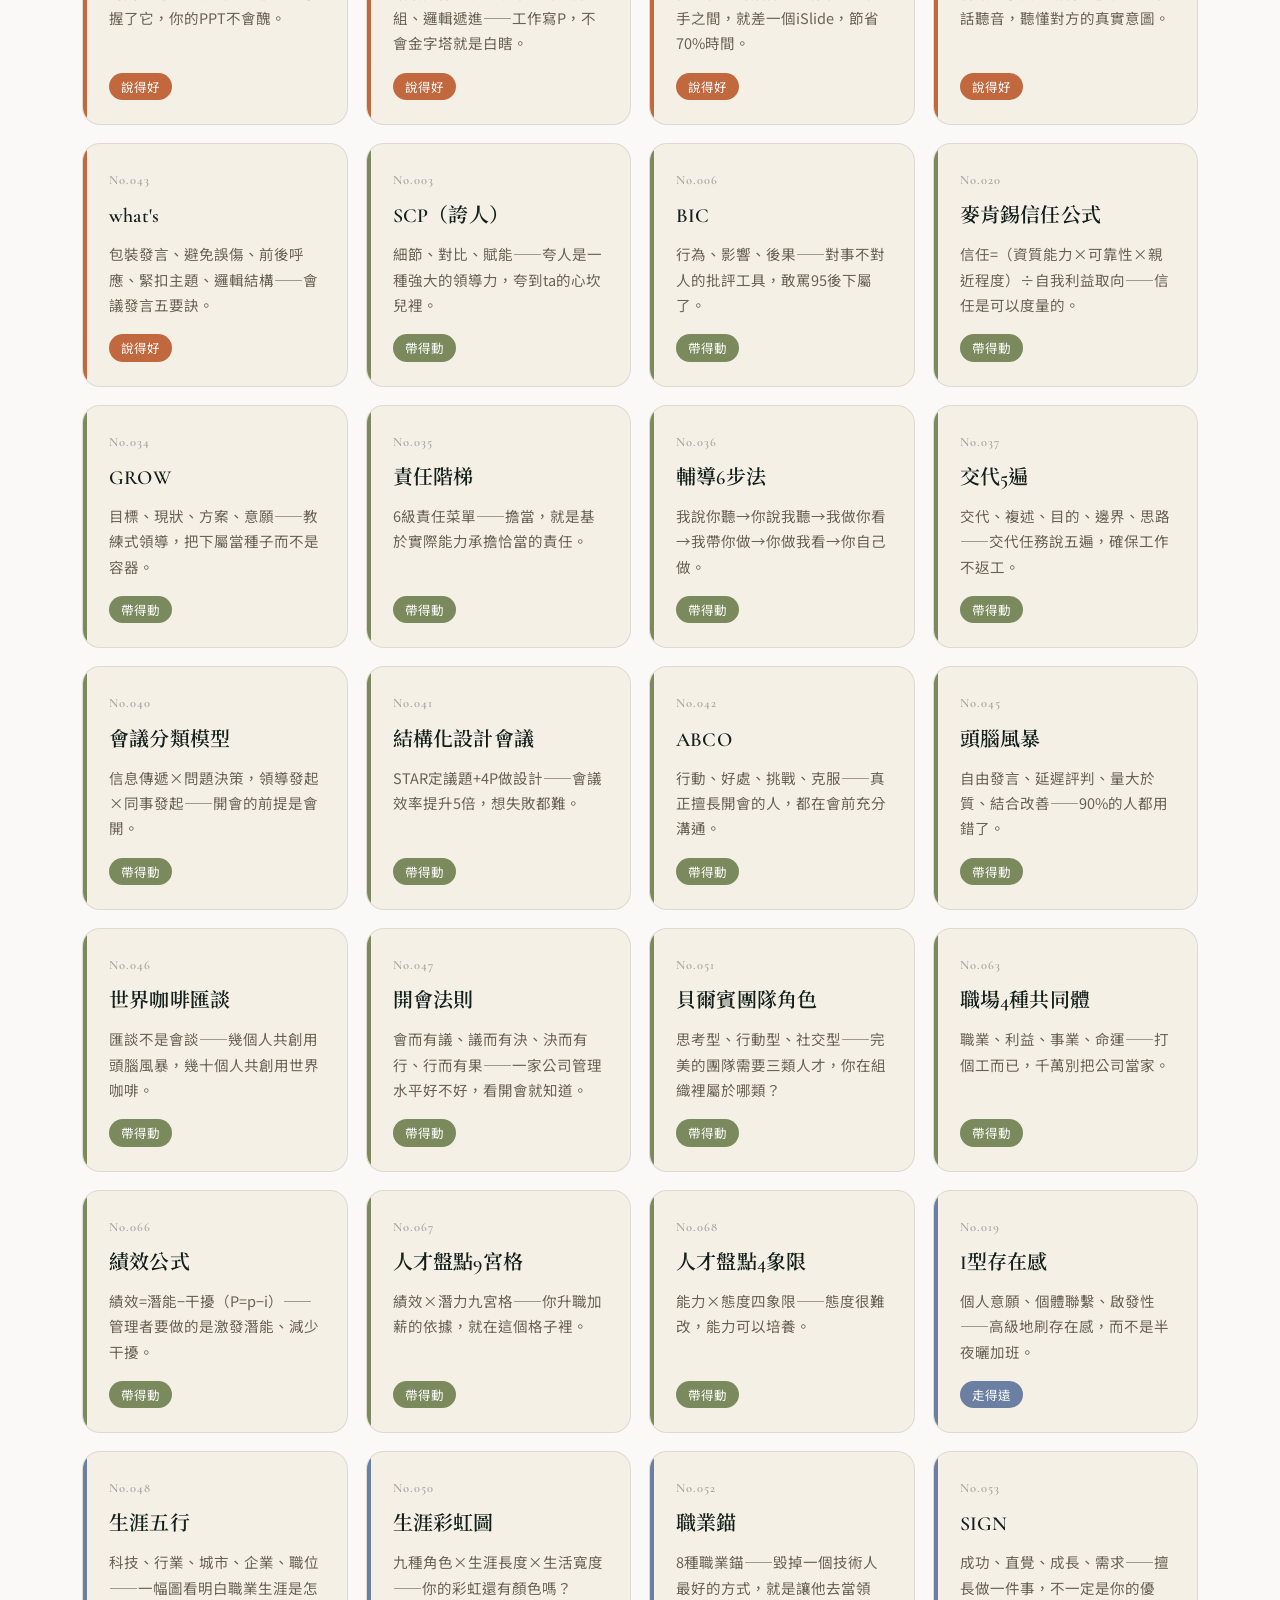
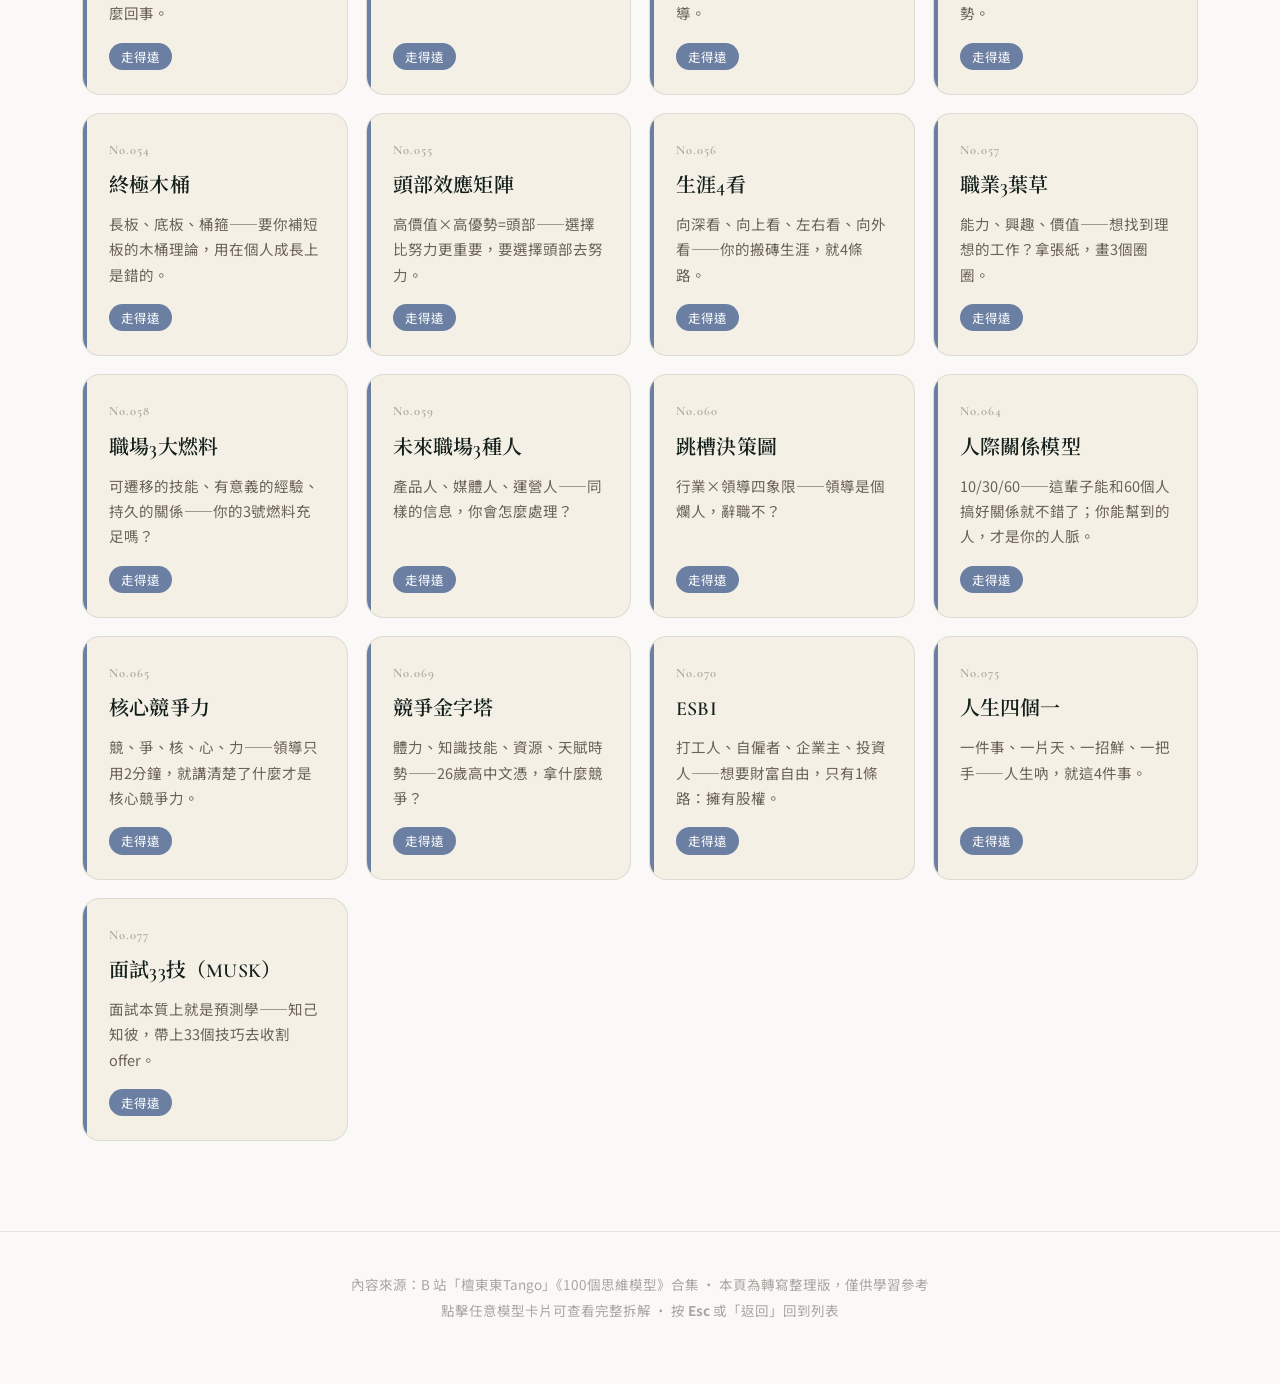
<file: template_ref.html>
<!DOCTYPE html>
<html lang="zh-Hant">
<head>
<meta charset="UTF-8">
<meta name="viewport" content="width=device-width, initial-scale=1.0">
<title>100個思維模型 · 檀東東Tango</title>
<link rel="preconnect" href="https://fonts.googleapis.com">
<link rel="preconnect" href="https://fonts.gstatic.com" crossorigin>
<link href="https://fonts.googleapis.com/css2?family=Cormorant+Garamond:wght@500;600&family=Noto+Sans+TC:wght@400;500;700&family=Noto+Serif+TC:wght@400;500;600;700&display=swap" rel="stylesheet">
<style>
:root{
  --cream:#faf9f7; --paper:#f4f0e6; --charcoal:#14201b;
  --ink-soft:#6b6256; --mute:#a8a6a0; --faint:#c9c6bd;
  --forest:#2e5e4e; --forest-deep:#234839; --forest-soft:#3d6b58; --forest-tint:#e7efeb;
  --gold:#b8893b; --gold-soft:#c9a464; --gold-pale:#e8d5a3;
  --line:rgba(20,32,27,.1); --line-strong:rgba(20,32,27,.16);
  --ease:cubic-bezier(0.22,0.61,0.36,1);
  --font-serif:'Cormorant Garamond','Noto Serif TC','Songti TC','STSong',serif;
  --font-ui:'Noto Sans TC',ui-sans-serif,system-ui,-apple-system,'PingFang TC','Microsoft JhengHei',sans-serif;
  --radius-card:18px; --radius-pill:9999px; --radius-badge:4px;
  --fs-h1:clamp(2.5rem,6vw,4rem); --fs-h2:clamp(1.9rem,4vw,2.6rem); --fs-h3:clamp(1.15rem,2vw,1.45rem);
}
*{margin:0;padding:0;box-sizing:border-box}
html{scroll-behavior:smooth}
body{background:var(--cream);color:var(--charcoal);font-family:var(--font-ui);line-height:1.7;font-weight:400;-webkit-font-smoothing:antialiased;font-size:clamp(1rem,1.05vw,1.0625rem)}
::selection{background:rgba(184,137,59,.28)}
.wrap{max-width:1180px;margin:0 auto;padding:0 32px}
@media(max-width:720px){.wrap{padding:0 20px}}

/* ===== 导航 ===== */
nav{background:rgba(250,249,247,.82);backdrop-filter:blur(12px);border-bottom:1px solid var(--line);position:sticky;top:0;z-index:150}
nav .wrap{display:flex;align-items:center;height:68px;gap:20px}
.brand{display:flex;align-items:center;gap:9px;color:var(--charcoal);text-decoration:none;font-family:var(--font-serif);font-size:19px;font-weight:600;letter-spacing:.02em}
.brand .dot{width:9px;height:9px;border-radius:50%;background:var(--gold);display:inline-block}
.nav-meta{margin-left:auto;font-size:13.5px;color:var(--mute)}

/* ===== Hero ===== */
.hero{padding:clamp(52px,8vw,96px) 0 clamp(34px,5vw,60px)}
.eyebrow{font-size:.8125rem;color:var(--gold);margin-bottom:22px;display:flex;align-items:center;gap:12px;letter-spacing:.14em;font-weight:600;text-transform:uppercase}
.eyebrow::before{content:"";width:22px;height:1.5px;background:currentColor;opacity:.65}
.hero h1{font-size:var(--fs-h1);font-weight:600;line-height:1.16;letter-spacing:0;color:var(--charcoal);font-family:var(--font-serif)}
.hero .sub{margin-top:22px;font-size:17px;color:var(--ink-soft);max-width:640px;line-height:1.9}
.hero-meta{margin-top:26px;display:flex;gap:20px;flex-wrap:wrap;font-size:14px;color:var(--mute)}
.hero-meta span{display:inline-flex;align-items:center;gap:8px}
.hero-meta span::before{content:"";width:5px;height:5px;border-radius:50%;background:var(--gold-soft)}

/* ===== 工具条：搜索 + 分类标签 ===== */
.toolbar{position:sticky;top:68px;z-index:120;background:rgba(250,249,247,.9);backdrop-filter:blur(10px);border-top:1px solid var(--line);border-bottom:1px solid var(--line);padding:16px 0}
.toolbar .wrap{display:flex;flex-direction:column;gap:14px}
.search-row{display:flex;gap:16px;align-items:center}
.search-box{flex:1;display:flex;align-items:center;gap:12px;background:#fff;border:1px solid var(--line);border-radius:var(--radius-pill);padding:13px 22px;transition:border-color .25s var(--ease)}
.search-box:focus-within{border-color:var(--gold)}
.search-box svg{flex:none;opacity:.45}
.search-box input{flex:1;background:none;border:none;outline:none;color:var(--charcoal);font-size:15px;font-family:var(--font-ui)}
.search-box input::placeholder{color:var(--mute)}
.result-count{font-size:14px;color:var(--mute);white-space:nowrap}
.tabs{display:flex;gap:8px;flex-wrap:wrap}
.tab{font-size:14px;color:var(--ink-soft);background:transparent;border:1px solid var(--line-strong);border-radius:var(--radius-pill);padding:8px 18px;cursor:pointer;transition:.25s var(--ease);font-family:var(--font-ui);white-space:nowrap;display:inline-flex;align-items:center;gap:7px}
.tab small{opacity:.6;font-size:12.5px}
.tab:hover{color:var(--forest);border-color:var(--forest)}
.tab.on{background:var(--forest);color:#f7f5f0;border-color:var(--forest)}
.tab.on small{opacity:.85}

/* ===== 分类简介 ===== */
.cat-intro{margin:34px 0 6px;display:none}
.cat-intro.show{display:block;animation:fade .4s var(--ease)}
.cat-intro .ci-head{display:flex;align-items:center;gap:12px}
.cat-intro .ci-bar{width:5px;height:30px;border-radius:3px;background:var(--cc,var(--forest))}
.cat-intro h2{font-size:var(--fs-h2);font-weight:600;color:var(--charcoal);font-family:var(--font-serif);line-height:1.2}
.cat-intro p{color:var(--ink-soft);font-size:15px;margin-top:10px;max-width:720px;line-height:1.85}
@keyframes fade{from{opacity:0;transform:translateY(6px)}to{opacity:1;transform:none}}

/* ===== 卡片网格 ===== */
.grid{display:grid;grid-template-columns:repeat(auto-fill,minmax(265px,1fr));gap:18px;padding:34px 0 90px}
.card{background:var(--paper);border:1px solid var(--line);border-radius:var(--radius-card);padding:26px 26px 24px;cursor:pointer;transition:border-color .25s var(--ease),transform .25s var(--ease),box-shadow .25s var(--ease);display:flex;flex-direction:column;gap:11px;position:relative;overflow:hidden}
.card::before{content:"";position:absolute;left:0;top:0;bottom:0;width:4px;background:var(--cc,var(--forest))}
.card:hover{border-color:var(--gold-soft);transform:translateY(-3px);box-shadow:0 14px 30px rgba(20,32,27,.08)}
.card .no{font-size:12.5px;color:var(--mute);letter-spacing:1px;font-family:var(--font-serif);font-weight:600}
.card h3{font-size:20px;font-weight:600;line-height:1.4;color:var(--charcoal);font-family:var(--font-serif);letter-spacing:.01em}
.card .tag{font-size:14.5px;color:var(--ink-soft);line-height:1.75;display:-webkit-box;-webkit-line-clamp:3;-webkit-box-orient:vertical;overflow:hidden}
.card .chips{display:flex;flex-wrap:wrap;gap:7px;margin-top:auto;padding-top:6px}
.chip{font-size:12.5px;border-radius:var(--radius-pill);padding:3px 12px;color:#fff;background:var(--cc,var(--forest));white-space:nowrap}
.empty{grid-column:1/-1;text-align:center;color:var(--mute);padding:70px 0;font-size:15px}

/* ===== 详情（页内全屏，非弹窗） ===== */
.detail{position:fixed;inset:0;z-index:200;background:var(--cream);overflow-y:auto;display:none}
.detail.open{display:block;animation:fade .3s var(--ease)}
.detail-bar{position:sticky;top:0;z-index:10;background:rgba(250,249,247,.92);backdrop-filter:blur(12px);border-bottom:1px solid var(--line)}
.detail-bar .wrap{display:flex;align-items:center;height:66px;gap:18px}
.back-btn{display:flex;align-items:center;gap:8px;background:transparent;border:1px solid var(--line-strong);color:var(--charcoal);border-radius:var(--radius-pill);padding:10px 20px;font-size:14px;cursor:pointer;font-family:var(--font-ui);transition:.25s var(--ease)}
.back-btn:hover{border-color:var(--forest);color:var(--forest)}
.detail-bar .crumb{font-size:14px;color:var(--mute);letter-spacing:.04em}
.detail-body{padding:clamp(40px,6vw,72px) 24px 120px;max-width:740px;margin:0 auto}
.d-top{display:flex;align-items:center;gap:10px;font-size:14px;color:var(--mute);margin-bottom:18px;flex-wrap:wrap}
.d-top .no{color:var(--ink-soft);font-family:var(--font-serif);font-weight:600}
.d-top .cat{background:var(--paper);color:var(--ink-soft);border-radius:var(--radius-badge);padding:3px 12px;font-size:13px}
.d-title{font-size:var(--fs-h1);font-weight:600;line-height:1.18;letter-spacing:0;color:var(--charcoal);font-family:var(--font-serif);margin-bottom:14px}
.d-tag{font-size:17px;color:var(--ink-soft);line-height:1.8;max-width:680px;margin-bottom:40px}
.d-sec{margin-bottom:40px}
.d-sec h4{font-size:.8125rem;color:var(--gold);margin-bottom:16px;font-weight:600;letter-spacing:.14em;text-transform:uppercase;display:flex;align-items:center;gap:10px}
.d-sec h4::before{content:"";width:8px;height:8px;border-radius:2px;background:var(--cc,var(--gold))}
.d-core{font-size:19px;line-height:1.9;color:var(--charcoal);max-width:680px;font-family:var(--font-serif);font-weight:500}
.d-pts{list-style:none;display:flex;flex-direction:column;gap:13px;max-width:680px}
.d-pts li{font-size:16.5px;color:var(--charcoal);padding-left:28px;position:relative;line-height:1.85}
.d-pts li::before{content:"";position:absolute;left:4px;top:11px;width:9px;height:9px;border-radius:3px;background:var(--cc,var(--gold))}
.d-text{font-size:16px;color:var(--charcoal);line-height:1.95;max-width:680px}
.d-box{background:var(--paper);border:1px solid var(--line);border-radius:var(--radius-card);padding:22px 26px}
.d-box p{font-size:16px;color:var(--charcoal);line-height:1.95;max-width:680px}
.rel-chips{display:flex;flex-wrap:wrap;gap:9px}
.rel-chip{border:1px solid var(--line-strong);border-radius:var(--radius-pill);padding:6px 16px;font-size:14px;cursor:pointer;color:var(--ink-soft);transition:.2s var(--ease);background:var(--cream)}
.rel-chip:hover{border-color:var(--cc,var(--forest));color:var(--cc,var(--forest));background:var(--forest-tint)}
.rel-chip.off{opacity:.45;cursor:default}
.rel-chip.off:hover{border-color:var(--line-strong);color:var(--ink-soft);background:var(--cream)}
.d-foot{border-top:1px dashed var(--line-strong);padding-top:22px;margin-top:8px;font-size:14.5px;color:var(--ink-soft)}
.d-foot a{color:var(--forest);text-decoration:none;font-weight:500}
.d-foot a:hover{text-decoration:underline}
.d-next{margin-top:46px;padding-top:26px;border-top:1px solid var(--line);display:flex;align-items:center;justify-content:space-between;gap:16px;flex-wrap:wrap}
.d-next a{color:var(--forest);text-decoration:none;font-family:var(--font-serif);font-size:17px;font-weight:600}
.d-next a:hover{color:var(--forest-deep)}
.d-next .lbl{font-size:12.5px;color:var(--mute);letter-spacing:.1em;text-transform:uppercase}

footer{border-top:1px solid var(--line);padding:40px 0 60px;text-align:center;color:var(--mute);font-size:13.5px;line-height:1.9}
footer a{color:var(--ink-soft);text-decoration:none}
footer a:hover{color:var(--forest)}

@media(max-width:640px){
  .grid{grid-template-columns:repeat(auto-fill,minmax(150px,1fr));gap:13px}
  .card{padding:20px 18px}
  .card h3{font-size:18px}
  .search-row{flex-direction:column;align-items:stretch}
  .result-count{text-align:center}
  .detail-body{padding:36px 20px 90px}
  .d-core{font-size:17.5px}
}

/*__EDITOR_CSS__*/
</style>
</head>
<body>

<nav>
  <div class="wrap">
    <a class="brand" href="#top"><span class="dot"></span>100個思維模型</a>
    <div class="nav-meta" id="navMeta"></div>
  </div>
</nav>

<header class="hero" id="top">
  <div class="wrap">
    <div class="eyebrow">檀東東 Tango · 《100個思維模型》合集</div>
    <h1>100 個思維模型<br>把複雜世界，拆成可學的招式</h1>
    <p class="sub">從 B 站「檀東東Tango」《100個思維模型》合集轉寫整理。按「五根」分類——想清楚、做到位、說得好、帶得動、走得遠，學一個模型，多一把鑰匙。</p>
    <div class="hero-meta">
      <span id="metaCount">共收錄 — 個模型</span>
      <span>五根分類 · 5 大維度</span>
      <span>轉寫整理 · 便於檢索</span>
    </div>
  </div>
</header>

<div class="toolbar">
  <div class="wrap">
    <div class="search-row">
      <div class="search-box">
        <svg width="18" height="18" viewBox="0 0 24 24" fill="none" stroke="currentColor" stroke-width="2" stroke-linecap="round" stroke-linejoin="round"><circle cx="11" cy="11" r="7"></circle><line x1="21" y1="21" x2="16.65" y2="16.65"></line></svg>
        <input id="q" type="text" placeholder="搜索模型名稱、關鍵詞（如：復盤、會議、決策）…">
      </div>
      <div class="result-count" id="rc"></div>
    </div>
    <div class="tabs" id="tabs"></div>
  </div>
</div>

<main class="wrap" id="home">
  <div class="cat-intro" id="catIntro"></div>
  <div class="grid" id="grid"></div>
</main>

<footer>
  <div class="wrap">
    內容來源：B 站「檀東東Tango」《100個思維模型》合集 · 本頁為轉寫整理版，僅供學習參考<br>
    點擊任意模型卡片可查看完整拆解 · 按 <b>Esc</b> 或「返回」回到列表
  </div>
</footer>

<!-- 详情（页内全屏，非弹窗） -->
<div class="detail" id="detail">
  <div class="detail-bar">
    <div class="wrap">
      <button class="back-btn" onclick="closeDetail()">← 返回列表</button>
      <div class="crumb" id="crumb"></div>
    </div>
  </div>
  <div class="detail-body" id="detailBody"></div>
</div>

<script src="data.js"></script>
<script>
/* 资料来自 data.js（CATS / MODELS），可单独编辑后刷新页面生效 */

/* 五根对应的纸墨风配色（克制、自然） */
const CAT_COLOR = {
  "想清楚":"#3d6b58",
  "做到位":"#b8893b",
  "說得好":"#c2683f",
  "帶得動":"#7a8a5c",
  "走得遠":"#6b7fa3"
};
const cc = c => CAT_COLOR[c] || "#2e5e4e";

const grid = document.getElementById('grid');
const tabsEl = document.getElementById('tabs');
const catIntro = document.getElementById('catIntro');
const qInput = document.getElementById('q');
const rc = document.getElementById('rc');
const detail = document.getElementById('detail');
const detailBody = document.getElementById('detailBody');
const crumb = document.getElementById('crumb');

let curCat = '全部';
const byName = {};
MODELS.forEach(m => { byName[m.name] = m; });
const noMap = {};
MODELS.forEach(m => { noMap[m.no] = m; });

/* 顶部计数 */
document.getElementById('metaCount').textContent = '共收錄 ' + MODELS.length + ' 個模型';
document.getElementById('navMeta').textContent = MODELS.length + ' 個模型 · 五根分類';

/* 分类标签 */
const catNames = ['全部', ...Object.keys(CATS)];
tabsEl.innerHTML = catNames.map(c=>{
  const n = c==='全部' ? MODELS.length : MODELS.filter(m=>m.cat===c).length;
  return `<div class="tab${c==='全部'?' on':''}" data-cat="${c}">${c}<small>${n}</small></div>`;
}).join('');
tabsEl.addEventListener('click', e=>{
  const t = e.target.closest('.tab'); if(!t) return;
  curCat = t.dataset.cat;
  document.querySelectorAll('.tab').forEach(x=>x.classList.toggle('on', x===t));
  render();
});
qInput.addEventListener('input', render);

function esc(s){ return (s==null?'':String(s)).replace(/[&<>"]/g, c=>({'&':'&amp;','<':'&lt;','>':'&gt;','"':'&quot;'}[c])); }

function render(){
  const kw = qInput.value.trim().toLowerCase();
  const list = MODELS.filter(m=>{
    if(curCat!=='全部' && m.cat!==curCat) return false;
    if(!kw) return true;
    return (m.name+m.tag+m.thought+(m.points||[]).join('')+(m.scenes||[]).join('')+(m.explain||'')).toLowerCase().includes(kw);
  });
  // 分类简介
  if(curCat!=='全部' && !kw){
    catIntro.className='cat-intro show';
    catIntro.innerHTML = `<div class="ci-head"><div class="ci-bar" style="background:${cc(curCat)}"></div><h2>${curCat}</h2></div><p>${esc(CATS[curCat].desc)}</p>`;
  } else {
    catIntro.className='cat-intro';
    catIntro.innerHTML='';
  }
  rc.textContent = kw ? `找到 ${list.length} 個結果` : `${list.length} 個模型`;
  if(!list.length){ grid.innerHTML = `<div class="empty">沒有找到匹配的模型，換個關鍵詞試試～</div>`; return; }
  grid.innerHTML = list.map(m=>`
    <div class="card" style="--cc:${cc(m.cat)}" onclick="openDetail('${m.no}')">
      <div class="no">No.${esc(m.no)}</div>
      <h3>${esc(m.name)}</h3>
      <div class="tag">${esc(m.tag)}</div>
      <div class="chips"><span class="chip">${esc(m.cat)}</span></div>
    </div>`).join('');
}

function openDetail(no){
  const m = noMap[no]; if(!m) return;
  const color = cc(m.cat);
  const relHtml = (m.related||[]).map(r=>{
    const t = byName[r] || MODELS.find(x=>x.name.includes(r) || (r&&x.name&&r.includes(x.name)));
    if(t) return `<span class="rel-chip" style="--cc:${cc(t.cat)}" onclick="event.stopPropagation();openDetail('${t.no}')">${esc(r)}</span>`;
    return `<span class="rel-chip off">${esc(r)}</span>`;
  }).join('');
  const pts = (m.points||[]).map(p=>`<li>${esc(p)}</li>`).join('');
  const scs = (m.scenes||[]).map(s=>`<li>${esc(s)}</li>`).join('');
  // 下一个模型（按当前列表顺序）
  const idx = MODELS.findIndex(x=>x.no===m.no);
  const nx = MODELS[(idx+1)%MODELS.length];

  detailBody.innerHTML = `
    <div class="d-top">
      <span class="no">No.${esc(m.no)}</span>
      <span class="cat" style="color:${color}">${esc(m.cat)}</span>
      <span>視頻 BV：${esc(m.bv)}</span>
    </div>
    <h1 class="d-title">${esc(m.name)}</h1>
    <p class="d-tag">${esc(m.tag)}</p>

    <div class="d-sec" style="--cc:${color}">
      <h4>核心思想</h4>
      <div class="d-box"><p>${esc(m.thought)}</p></div>
    </div>

    <div class="d-sec" style="--cc:${color}">
      <h4>關鍵要點</h4>
      <ul class="d-pts">${pts}</ul>
    </div>

    <div class="d-sec" style="--cc:${color}">
      <h4>適用場景</h4>
      <ul class="d-pts">${scs}</ul>
    </div>

    <div class="d-sec" style="--cc:${color}">
      <h4>博主講解</h4>
      <p class="d-text">${esc(m.explain)}</p>
    </div>

    <div class="d-sec" style="--cc:${color}">
      <h4>延伸學習</h4>
      <p class="d-text">${esc(m.extend)}</p>
    </div>

    <div class="d-sec" style="--cc:${color}">
      <h4>實用提醒</h4>
      <div class="d-box"><p>${esc(m.tips)}</p></div>
    </div>

    <div class="d-sec" style="--cc:${color}">
      <h4>同根模型 · ${esc(m.cat)}</h4>
      <div class="rel-chips">${relHtml}</div>
    </div>

    <div class="d-foot">📺 原視頻：<a href="https://www.bilibili.com/video/${esc(m.bv)}" target="_blank" rel="noopener">bilibili.com/video/${esc(m.bv)}</a>（檀東東Tango）</div>

    <div class="d-next">
      <span class="lbl">下一篇</span>
      <a href="javascript:void(0)" onclick="event.preventDefault();openDetail('${nx.no}')">No.${esc(nx.no)} ${esc(nx.name)} →</a>
    </div>
  `;
  crumb.textContent = m.cat + ' · No.' + m.no;
  detail.classList.add('open');
  document.body.style.overflow='hidden';
  detail.scrollTop = 0;
  window.scrollTo(0,0);
}
function closeDetail(){
  detail.classList.remove('open');
  document.body.style.overflow='';
}
document.addEventListener('keydown', e=>{ if(e.key==='Escape' && detail.classList.contains('open')) closeDetail(); });

render();
</script>
<!--__EDITOR_JS__-->
</body>
</html>
</file>
